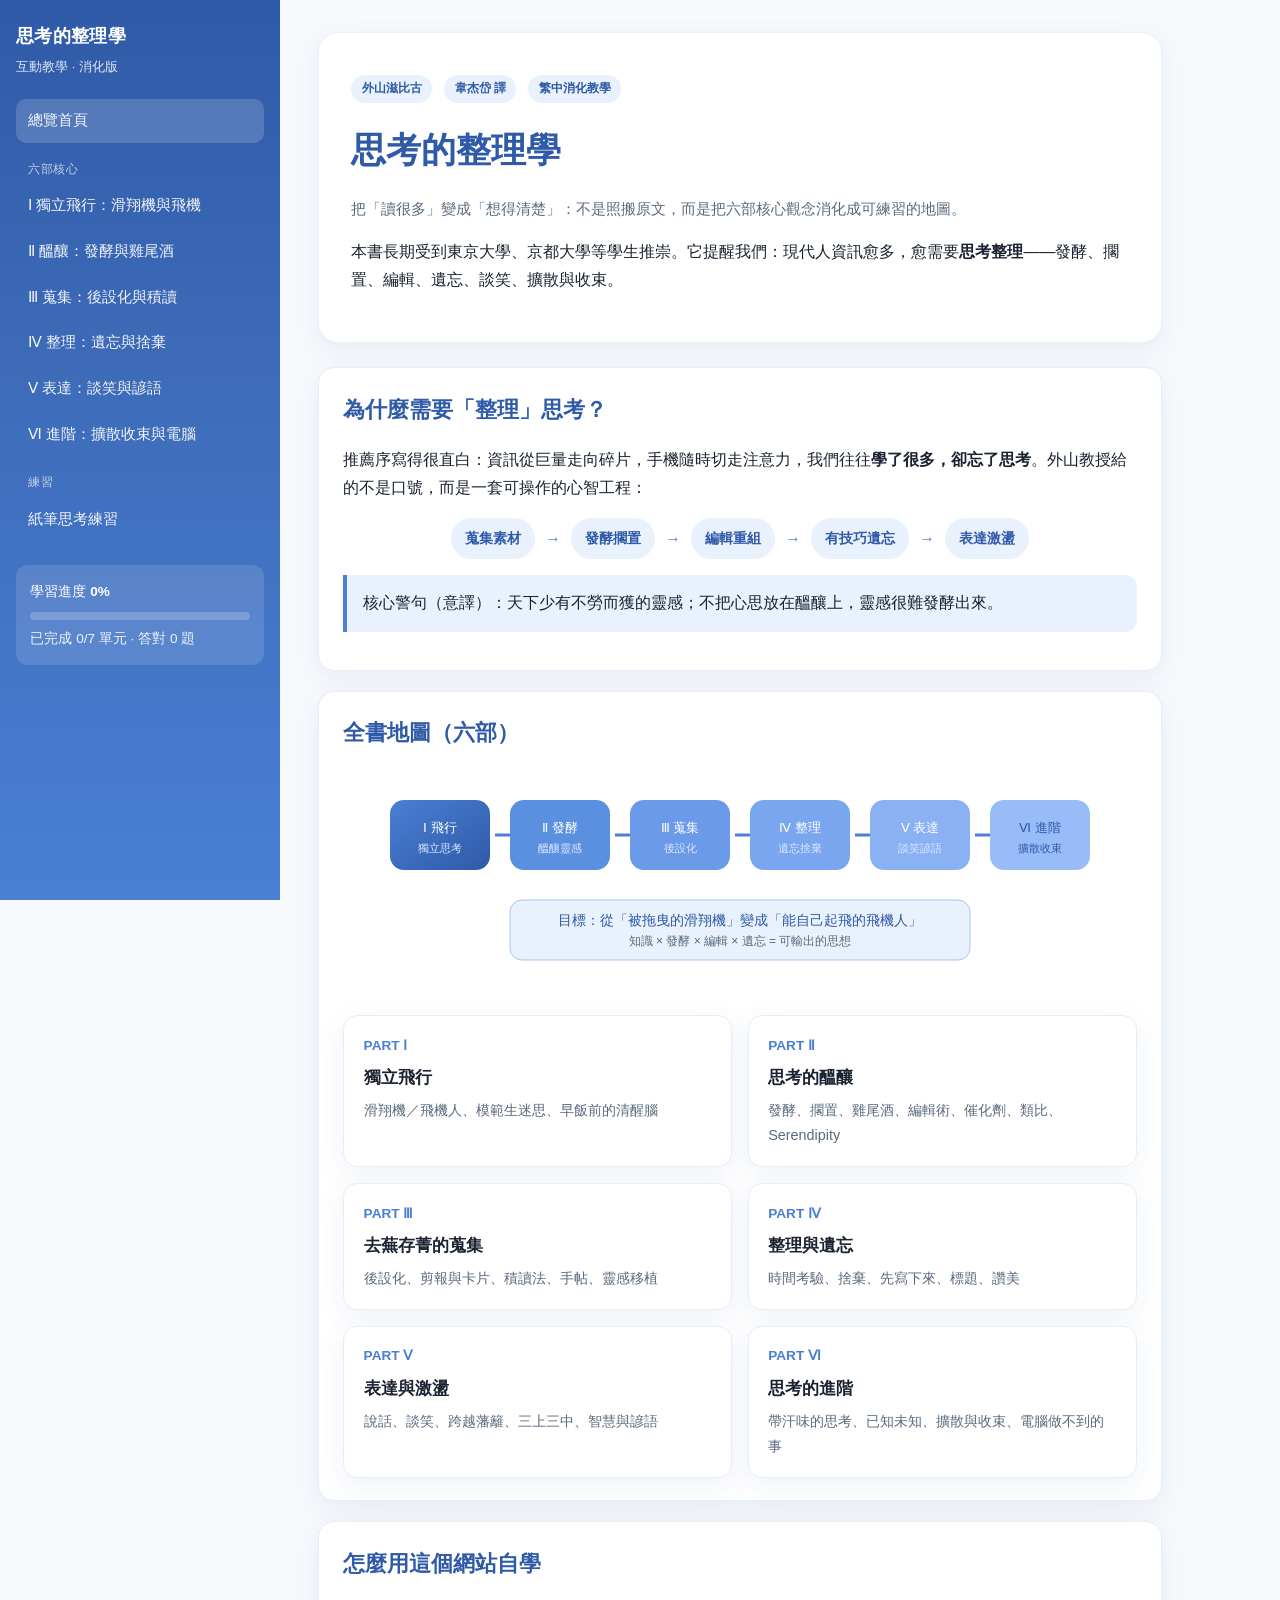
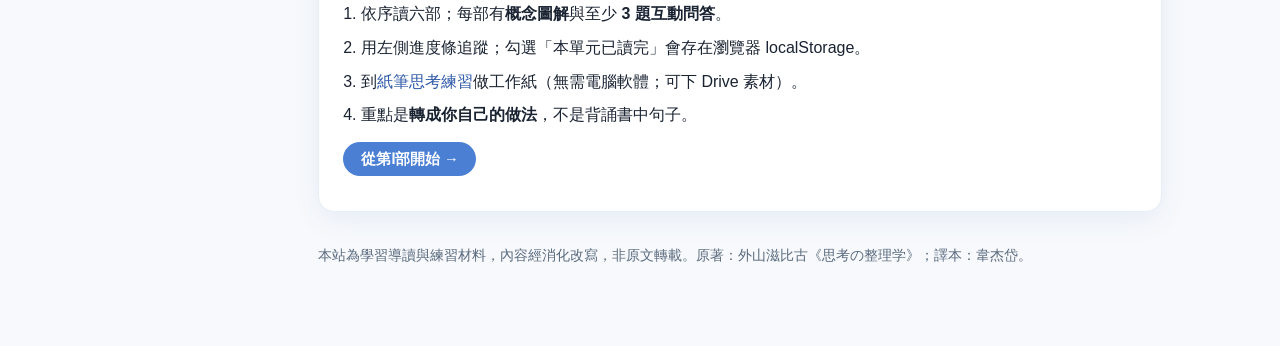
<file: index.html>
<!DOCTYPE html>
<html lang="zh-Hant">
<head>
<meta charset="UTF-8" />
<meta name="viewport" content="width=device-width, initial-scale=1" />
<title>思考的整理學 · 互動教學</title>
<link rel="stylesheet" href="css/style.css" />
</head>
<body data-page="home">
<button class="menu-toggle" type="button" aria-label="選單">選單</button>
<div class="layout">
  <aside class="sidebar" id="sidebar"></aside>
  <main class="main">
    <section class="hero">
      <div class="tag-row">
        <span class="badge">外山滋比古</span>
        <span class="badge">韋杰岱 譯</span>
        <span class="badge">繁中消化教學</span>
      </div>
      <h1>思考的整理學</h1>
      <p class="meta">把「讀很多」變成「想得清楚」：不是照搬原文，而是把六部核心觀念消化成可練習的地圖。</p>
      <p>本書長期受到東京大學、京都大學等學生推崇。它提醒我們：現代人資訊愈多，愈需要<strong>思考整理</strong>——發酵、擱置、編輯、遺忘、談笑、擴散與收束。</p>
    </section>

    <section class="card">
      <h2>為什麼需要「整理」思考？</h2>
      <p>推薦序寫得很直白：資訊從巨量走向碎片，手機隨時切走注意力，我們往往<strong>學了很多，卻忘了思考</strong>。外山教授給的不是口號，而是一套可操作的心智工程：</p>
      <div class="flow-step">
        <span class="step">蒐集素材</span><span class="arrow">→</span>
        <span class="step">發酵擱置</span><span class="arrow">→</span>
        <span class="step">編輯重組</span><span class="arrow">→</span>
        <span class="step">有技巧遺忘</span><span class="arrow">→</span>
        <span class="step">表達激盪</span>
      </div>
      <div class="callout">核心警句（意譯）：天下少有不勞而獲的靈感；不把心思放在醞釀上，靈感很難發酵出來。</div>
    </section>

    <section class="card">
      <h2>全書地圖（六部）</h2>
      <div class="svg-wrap" aria-hidden="true">
        <svg viewBox="0 0 720 220" width="720" height="220" role="img">
          <defs>
            <linearGradient id="g1" x1="0" y1="0" x2="1" y2="1">
              <stop offset="0%" stop-color="#4a7fd4"/><stop offset="100%" stop-color="#2f5aa8"/>
            </linearGradient>
          </defs>
          <rect x="10" y="30" width="100" height="70" rx="14" fill="url(#g1)"/>
          <text x="60" y="62" text-anchor="middle" fill="#fff" font-size="13" font-family="sans-serif">Ⅰ 飛行</text>
          <text x="60" y="82" text-anchor="middle" fill="#dce9ff" font-size="11" font-family="sans-serif">獨立思考</text>
          <path d="M115 65 H130" stroke="#4a7fd4" stroke-width="3"/>
          <rect x="130" y="30" width="100" height="70" rx="14" fill="#5b8fe0"/>
          <text x="180" y="62" text-anchor="middle" fill="#fff" font-size="13" font-family="sans-serif">Ⅱ 發酵</text>
          <text x="180" y="82" text-anchor="middle" fill="#dce9ff" font-size="11" font-family="sans-serif">醞釀靈感</text>
          <path d="M235 65 H250" stroke="#4a7fd4" stroke-width="3"/>
          <rect x="250" y="30" width="100" height="70" rx="14" fill="#6a9ae8"/>
          <text x="300" y="62" text-anchor="middle" fill="#fff" font-size="13" font-family="sans-serif">Ⅲ 蒐集</text>
          <text x="300" y="82" text-anchor="middle" fill="#dce9ff" font-size="11" font-family="sans-serif">後設化</text>
          <path d="M355 65 H370" stroke="#4a7fd4" stroke-width="3"/>
          <rect x="370" y="30" width="100" height="70" rx="14" fill="#7aa6ef"/>
          <text x="420" y="62" text-anchor="middle" fill="#fff" font-size="13" font-family="sans-serif">Ⅳ 整理</text>
          <text x="420" y="82" text-anchor="middle" fill="#dce9ff" font-size="11" font-family="sans-serif">遺忘捨棄</text>
          <path d="M475 65 H490" stroke="#4a7fd4" stroke-width="3"/>
          <rect x="490" y="30" width="100" height="70" rx="14" fill="#89b1f4"/>
          <text x="540" y="62" text-anchor="middle" fill="#fff" font-size="13" font-family="sans-serif">Ⅴ 表達</text>
          <text x="540" y="82" text-anchor="middle" fill="#dce9ff" font-size="11" font-family="sans-serif">談笑諺語</text>
          <path d="M595 65 H610" stroke="#4a7fd4" stroke-width="3"/>
          <rect x="610" y="30" width="100" height="70" rx="14" fill="#98bcf8"/>
          <text x="660" y="62" text-anchor="middle" fill="#2f5aa8" font-size="13" font-family="sans-serif">Ⅵ 進階</text>
          <text x="660" y="82" text-anchor="middle" fill="#2f5aa8" font-size="11" font-family="sans-serif">擴散收束</text>
          <rect x="130" y="130" width="460" height="60" rx="12" fill="#e8f1fc" stroke="#a8c6ef"/>
          <text x="360" y="155" text-anchor="middle" fill="#2f5aa8" font-size="14" font-family="sans-serif">目標：從「被拖曳的滑翔機」變成「能自己起飛的飛機人」</text>
          <text x="360" y="175" text-anchor="middle" fill="#5a6a7e" font-size="12" font-family="sans-serif">知識 × 發酵 × 編輯 × 遺忘 = 可輸出的思想</text>
        </svg>
      </div>
      <div class="grid-2 toc-cards" style="margin-top:1rem">
        <a href="parts/p1.html"><div class="num">PART Ⅰ</div><h3>獨立飛行</h3><p>滑翔機／飛機人、模範生迷思、早飯前的清醒腦</p></a>
        <a href="parts/p2.html"><div class="num">PART Ⅱ</div><h3>思考的醞釀</h3><p>發酵、擱置、雞尾酒、編輯術、催化劑、類比、Serendipity</p></a>
        <a href="parts/p3.html"><div class="num">PART Ⅲ</div><h3>去蕪存菁的蒐集</h3><p>後設化、剪報與卡片、積讀法、手帖、靈感移植</p></a>
        <a href="parts/p4.html"><div class="num">PART Ⅳ</div><h3>整理與遺忘</h3><p>時間考驗、捨棄、先寫下來、標題、讚美</p></a>
        <a href="parts/p5.html"><div class="num">PART Ⅴ</div><h3>表達與激盪</h3><p>說話、談笑、跨越藩籬、三上三中、智慧與諺語</p></a>
        <a href="parts/p6.html"><div class="num">PART Ⅵ</div><h3>思考的進階</h3><p>帶汗味的思考、已知未知、擴散與收束、電腦做不到的事</p></a>
      </div>
    </section>

    <section class="card">
      <h2>怎麼用這個網站自學</h2>
      <ol class="concept-list">
        <li>依序讀六部；每部有<strong>概念圖解</strong>與至少 <strong>3 題互動問答</strong>。</li>
        <li>用左側進度條追蹤；勾選「本單元已讀完」會存在瀏覽器 localStorage。</li>
        <li>到<a href="parts/practice.html">紙筆思考練習</a>做工作紙（無需電腦軟體；可下 Drive 素材）。</li>
        <li>重點是<strong>轉成你自己的做法</strong>，不是背誦書中句子。</li>
      </ol>
      <p style="margin-top:1rem"><a class="btn" href="parts/p1.html">從第Ⅰ部開始 →</a></p>
    </section>

    <p class="footer-note">本站為學習導讀與練習材料，內容經消化改寫，非原文轉載。原著：外山滋比古《思考の整理学》；譯本：韋杰岱。</p>
  </main>
</div>
<script src="js/app.js"></script>
</body>
</html>
</file>
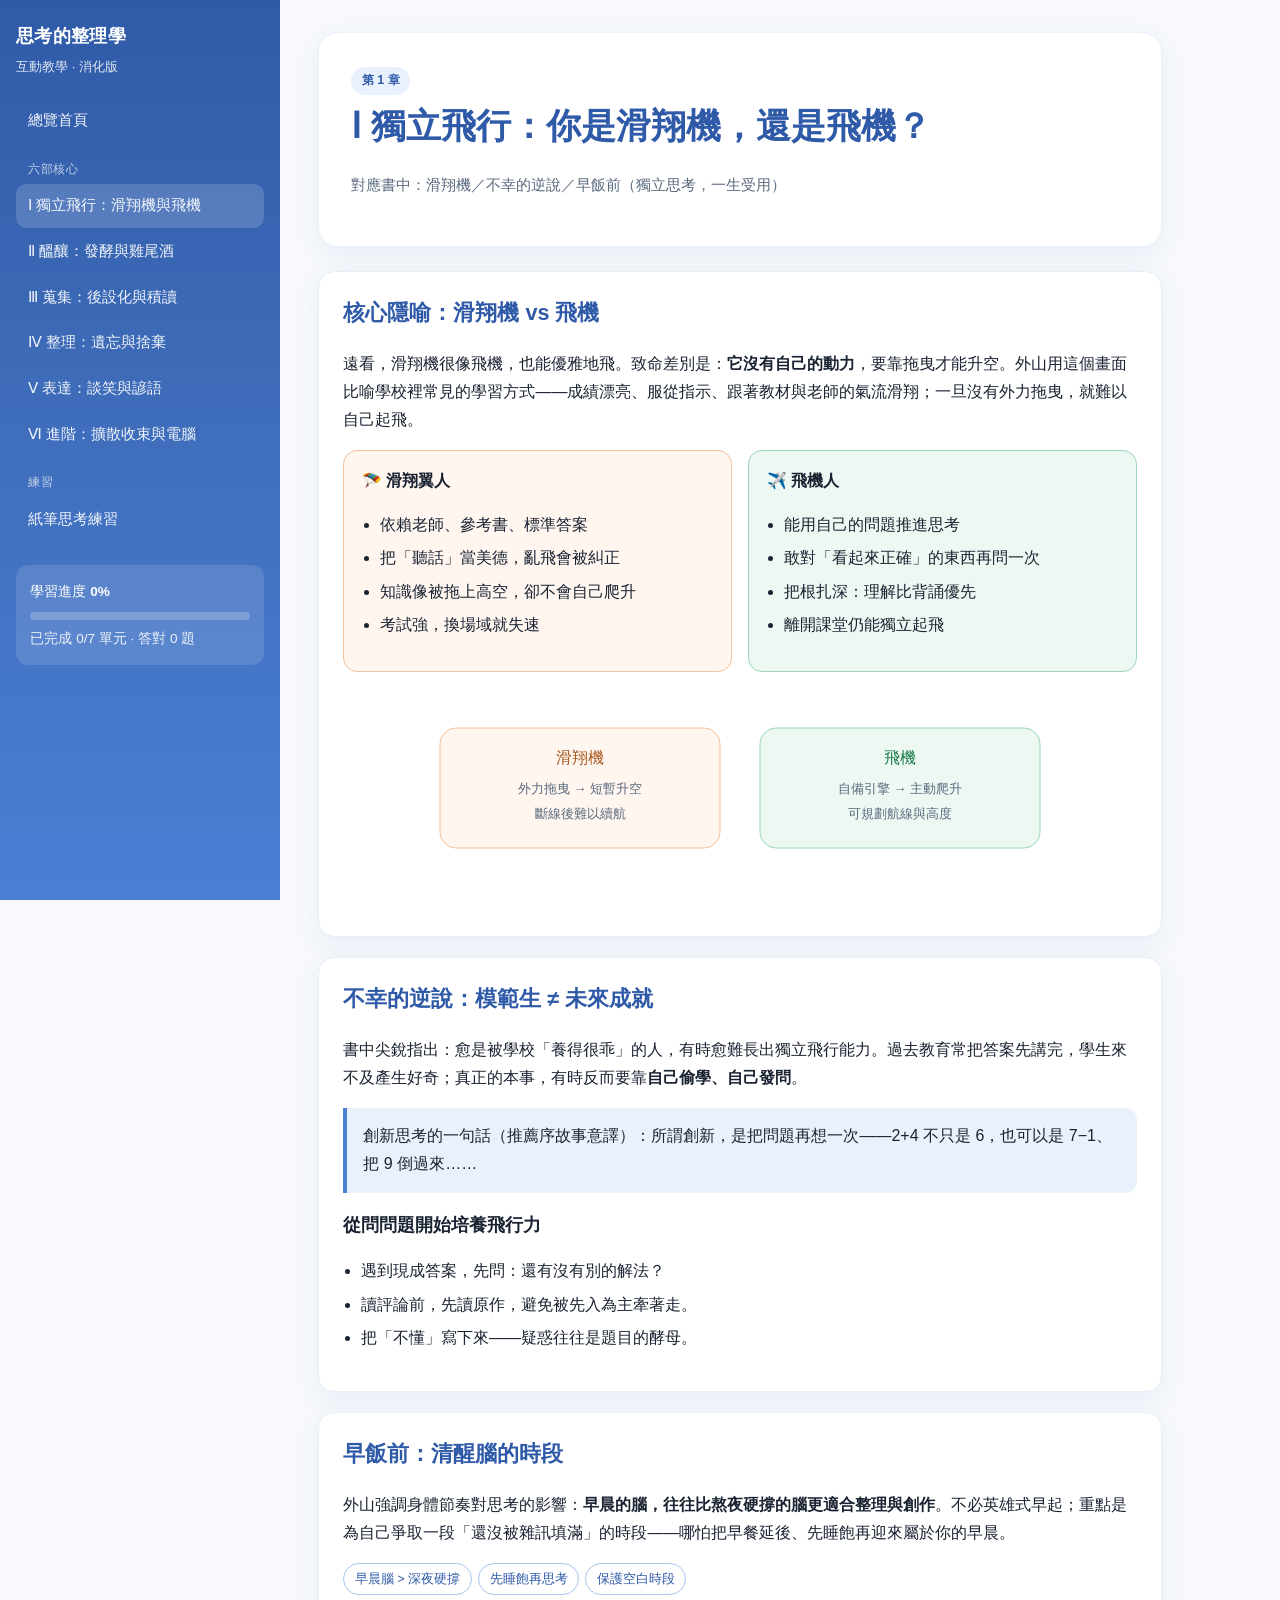
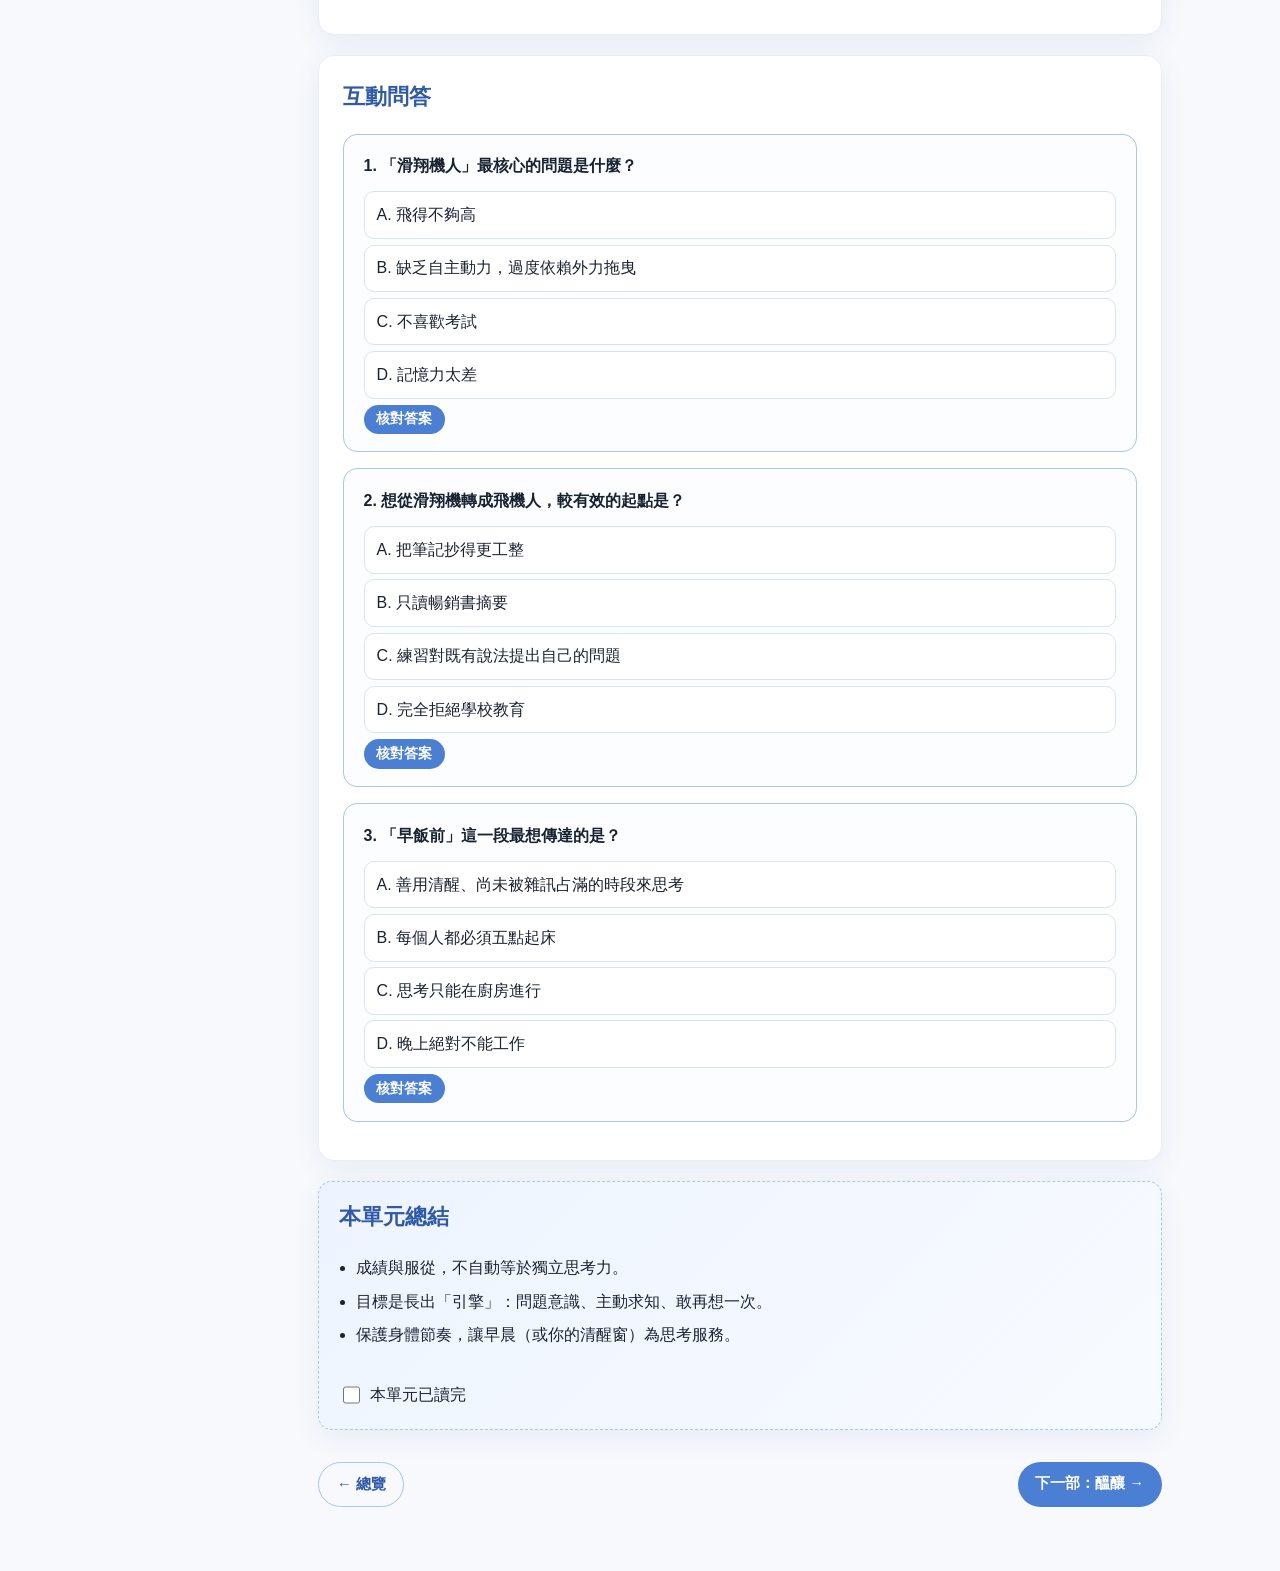
<file: parts/p1.html>
<!DOCTYPE html>
<html lang="zh-Hant">
<head>
<meta charset="UTF-8" />
<meta name="viewport" content="width=device-width, initial-scale=1" />
<title>Ⅰ 獨立飛行 · 思考的整理學</title>
<link rel="stylesheet" href="../css/style.css" />
</head>
<body data-page="p1">
<button class="menu-toggle" type="button">選單</button>
<div class="layout">
<aside class="sidebar" id="sidebar"></aside>
<main class="main">
  <section class="hero">
    <span class="badge">第 1 章</span>
    <h1>Ⅰ 獨立飛行：你是滑翔機，還是飛機？</h1>
    <p class="meta">對應書中：滑翔機／不幸的逆說／早飯前（獨立思考，一生受用）</p>
  </section>

  <section class="card">
    <h2>核心隱喻：滑翔機 vs 飛機</h2>
    <p>遠看，滑翔機很像飛機，也能優雅地飛。致命差別是：<strong>它沒有自己的動力</strong>，要靠拖曳才能升空。外山用這個畫面比喻學校裡常見的學習方式——成績漂亮、服從指示、跟著教材與老師的氣流滑翔；一旦沒有外力拖曳，就難以自己起飛。</p>
    <div class="compare">
      <div class="col glider">
        <h4>🪂 滑翔翼人</h4>
        <ul class="concept-list">
          <li>依賴老師、參考書、標準答案</li>
          <li>把「聽話」當美德，亂飛會被糾正</li>
          <li>知識像被拖上高空，卻不會自己爬升</li>
          <li>考試強，換場域就失速</li>
        </ul>
      </div>
      <div class="col plane">
        <h4>✈️ 飛機人</h4>
        <ul class="concept-list">
          <li>能用自己的問題推進思考</li>
          <li>敢對「看起來正確」的東西再問一次</li>
          <li>把根扎深：理解比背誦優先</li>
          <li>離開課堂仍能獨立起飛</li>
        </ul>
      </div>
    </div>
    <div class="svg-wrap">
      <svg viewBox="0 0 640 200" width="640" role="img" aria-label="滑翔機與飛機對照圖">
        <rect x="20" y="40" width="280" height="120" rx="16" fill="#fff6f0" stroke="#f0c2a0"/>
        <text x="160" y="75" text-anchor="middle" font-size="16" fill="#a85a20" font-family="sans-serif">滑翔機</text>
        <text x="160" y="105" text-anchor="middle" font-size="13" fill="#5a6a7e" font-family="sans-serif">外力拖曳 → 短暫升空</text>
        <text x="160" y="130" text-anchor="middle" font-size="13" fill="#5a6a7e" font-family="sans-serif">斷線後難以續航</text>
        <rect x="340" y="40" width="280" height="120" rx="16" fill="#eef8f3" stroke="#9ed4b8"/>
        <text x="480" y="75" text-anchor="middle" font-size="16" fill="#1a7a4a" font-family="sans-serif">飛機</text>
        <text x="480" y="105" text-anchor="middle" font-size="13" fill="#5a6a7e" font-family="sans-serif">自備引擎 → 主動爬升</text>
        <text x="480" y="130" text-anchor="middle" font-size="13" fill="#5a6a7e" font-family="sans-serif">可規劃航線與高度</text>
      </svg>
    </div>
  </section>

  <section class="card">
    <h2>不幸的逆說：模範生 ≠ 未來成就</h2>
    <p>書中尖銳指出：愈是被學校「養得很乖」的人，有時愈難長出獨立飛行能力。過去教育常把答案先講完，學生來不及產生好奇；真正的本事，有時反而要靠<strong>自己偷學、自己發問</strong>。</p>
    <div class="callout">創新思考的一句話（推薦序故事意譯）：所謂創新，是把問題再想一次——2+4 不只是 6，也可以是 7−1、把 9 倒過來……</div>
    <h3>從問問題開始培養飛行力</h3>
    <ul class="concept-list">
      <li>遇到現成答案，先問：還有沒有別的解法？</li>
      <li>讀評論前，先讀原作，避免被先入為主牽著走。</li>
      <li>把「不懂」寫下來——疑惑往往是題目的酵母。</li>
    </ul>
  </section>

  <section class="card">
    <h2>早飯前：清醒腦的時段</h2>
    <p>外山強調身體節奏對思考的影響：<strong>早晨的腦，往往比熬夜硬撐的腦更適合整理與創作</strong>。不必英雄式早起；重點是為自己爭取一段「還沒被雜訊填滿」的時段——哪怕把早餐延後、先睡飽再迎來屬於你的早晨。</p>
    <div class="tag-row">
      <span class="chip">早晨腦 > 深夜硬撐</span>
      <span class="chip">先睡飽再思考</span>
      <span class="chip">保護空白時段</span>
    </div>
  </section>

  <section class="card">
    <h2>互動問答</h2>
    <div class="quiz" data-qid="p1q1" data-answer="b"
      data-ok-hint="對。滑翔機的問題不在外形，而在沒有自主動力。"
      data-bad-hint="回想隱喻：關鍵是『能不能靠自己的動力起飛』。">
      <div class="q">1. 「滑翔機人」最核心的問題是什麼？</div>
      <label data-opt="a">A. 飛得不夠高</label>
      <label data-opt="b">B. 缺乏自主動力，過度依賴外力拖曳</label>
      <label data-opt="c">C. 不喜歡考試</label>
      <label data-opt="d">D. 記憶力太差</label>
      <button class="btn sm check-btn" type="button">核對答案</button>
      <div class="feedback"></div>
    </div>
    <div class="quiz" data-qid="p1q2" data-answer="c"
      data-ok-hint="對。發問是把思考引擎點火的起手式。"
      data-bad-hint="書中強調：培養飛行能力，從問問題開始。">
      <div class="q">2. 想從滑翔機轉成飛機人，較有效的起點是？</div>
      <label data-opt="a">A. 把筆記抄得更工整</label>
      <label data-opt="b">B. 只讀暢銷書摘要</label>
      <label data-opt="c">C. 練習對既有說法提出自己的問題</label>
      <label data-opt="d">D. 完全拒絕學校教育</label>
      <button class="btn sm check-btn" type="button">核對答案</button>
      <div class="feedback"></div>
    </div>
    <div class="quiz" data-qid="p1q3" data-answer="a"
      data-ok-hint="對。重點是保護一段清醒、低雜訊的思考時段。"
      data-bad-hint="外山談的是身體節奏與早晨腦的優勢，不是硬性早起競賽。">
      <div class="q">3. 「早飯前」這一段最想傳達的是？</div>
      <label data-opt="a">A. 善用清醒、尚未被雜訊占滿的時段來思考</label>
      <label data-opt="b">B. 每個人都必須五點起床</label>
      <label data-opt="c">C. 思考只能在廚房進行</label>
      <label data-opt="d">D. 晚上絕對不能工作</label>
      <button class="btn sm check-btn" type="button">核對答案</button>
      <div class="feedback"></div>
    </div>
  </section>

  <section class="card summary">
    <h2>本單元總結</h2>
    <ul class="concept-list">
      <li>成績與服從，不自動等於獨立思考力。</li>
      <li>目標是長出「引擎」：問題意識、主動求知、敢再想一次。</li>
      <li>保護身體節奏，讓早晨（或你的清醒窗）為思考服務。</li>
    </ul>
    <label class="mark-done"><input type="checkbox" id="mark-done" class="done-check" /> 本單元已讀完</label>
  </section>

  <div class="nav-bottom">
    <a class="btn ghost" href="../index.html">← 總覽</a>
    <a class="btn" href="p2.html">下一部：醞釀 →</a>
  </div>
</main>
</div>
<script src="../js/app.js"></script>
</body>
</html>
</file>
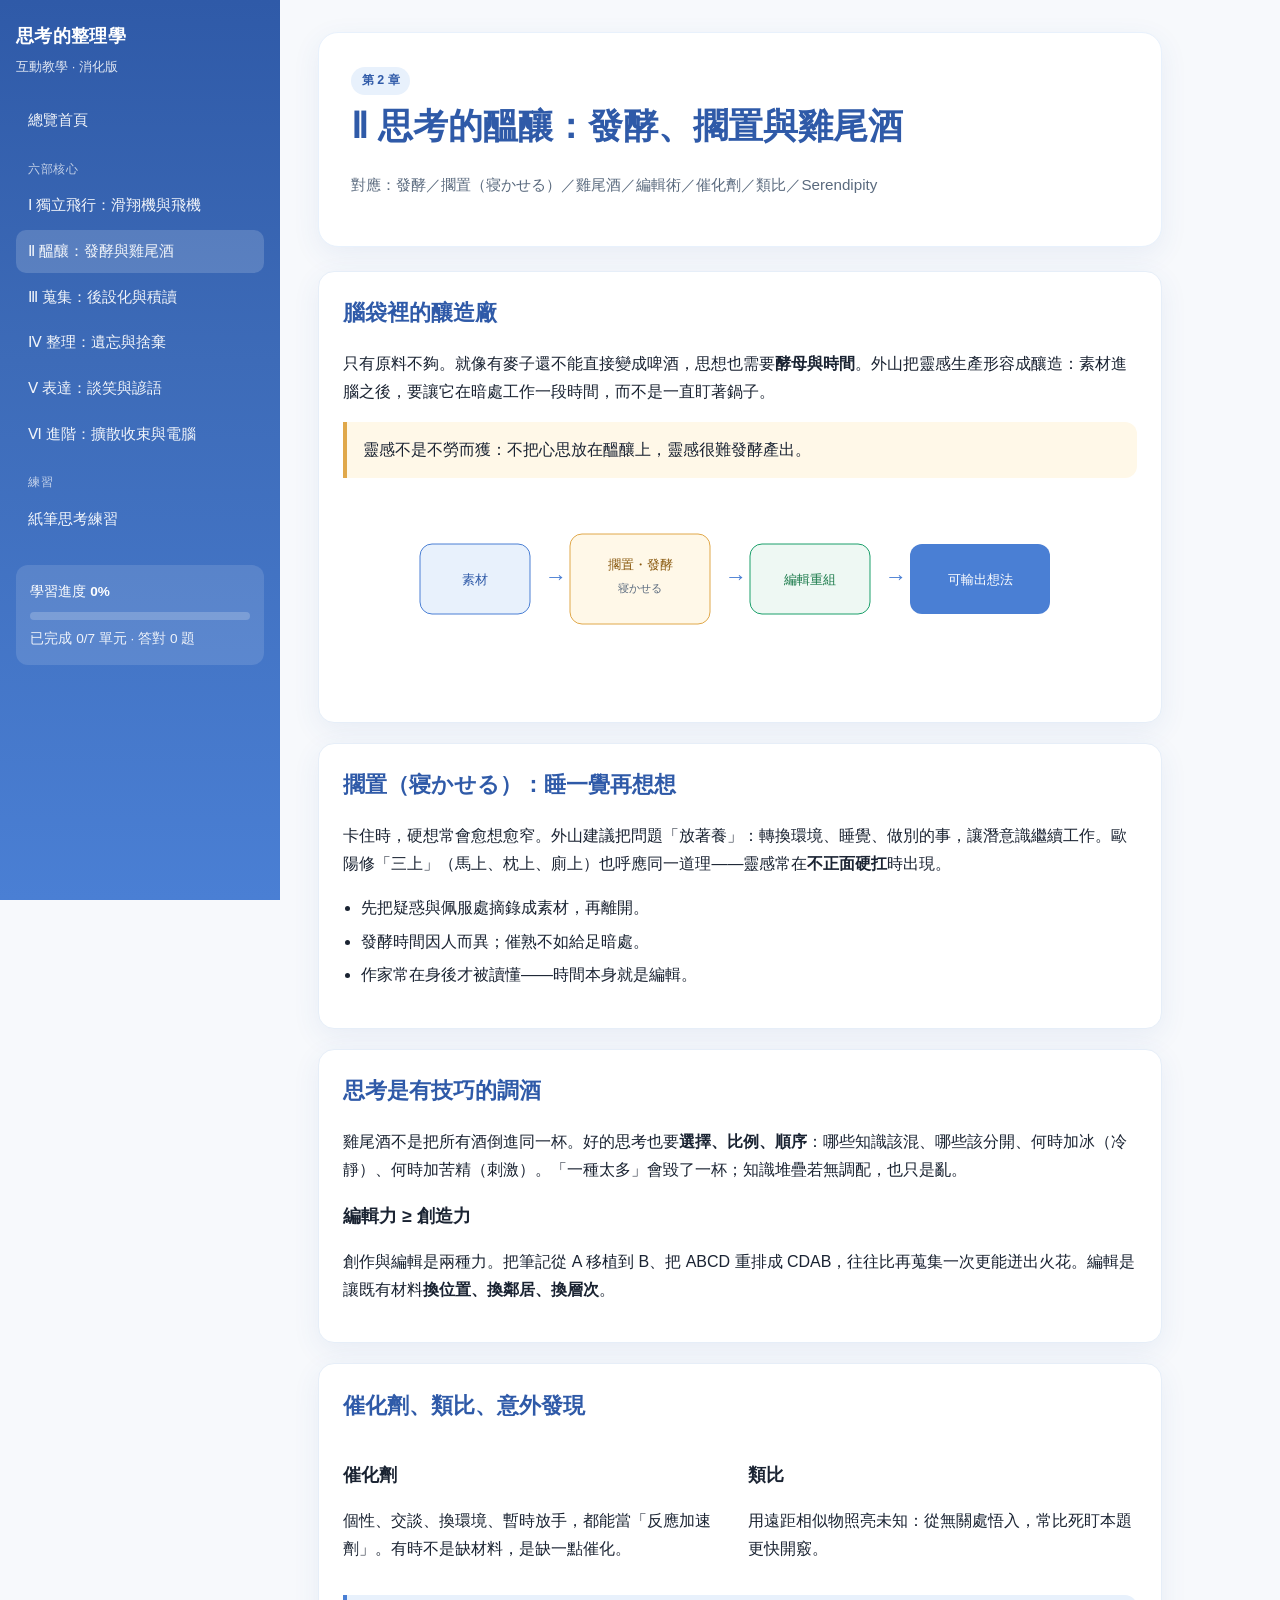
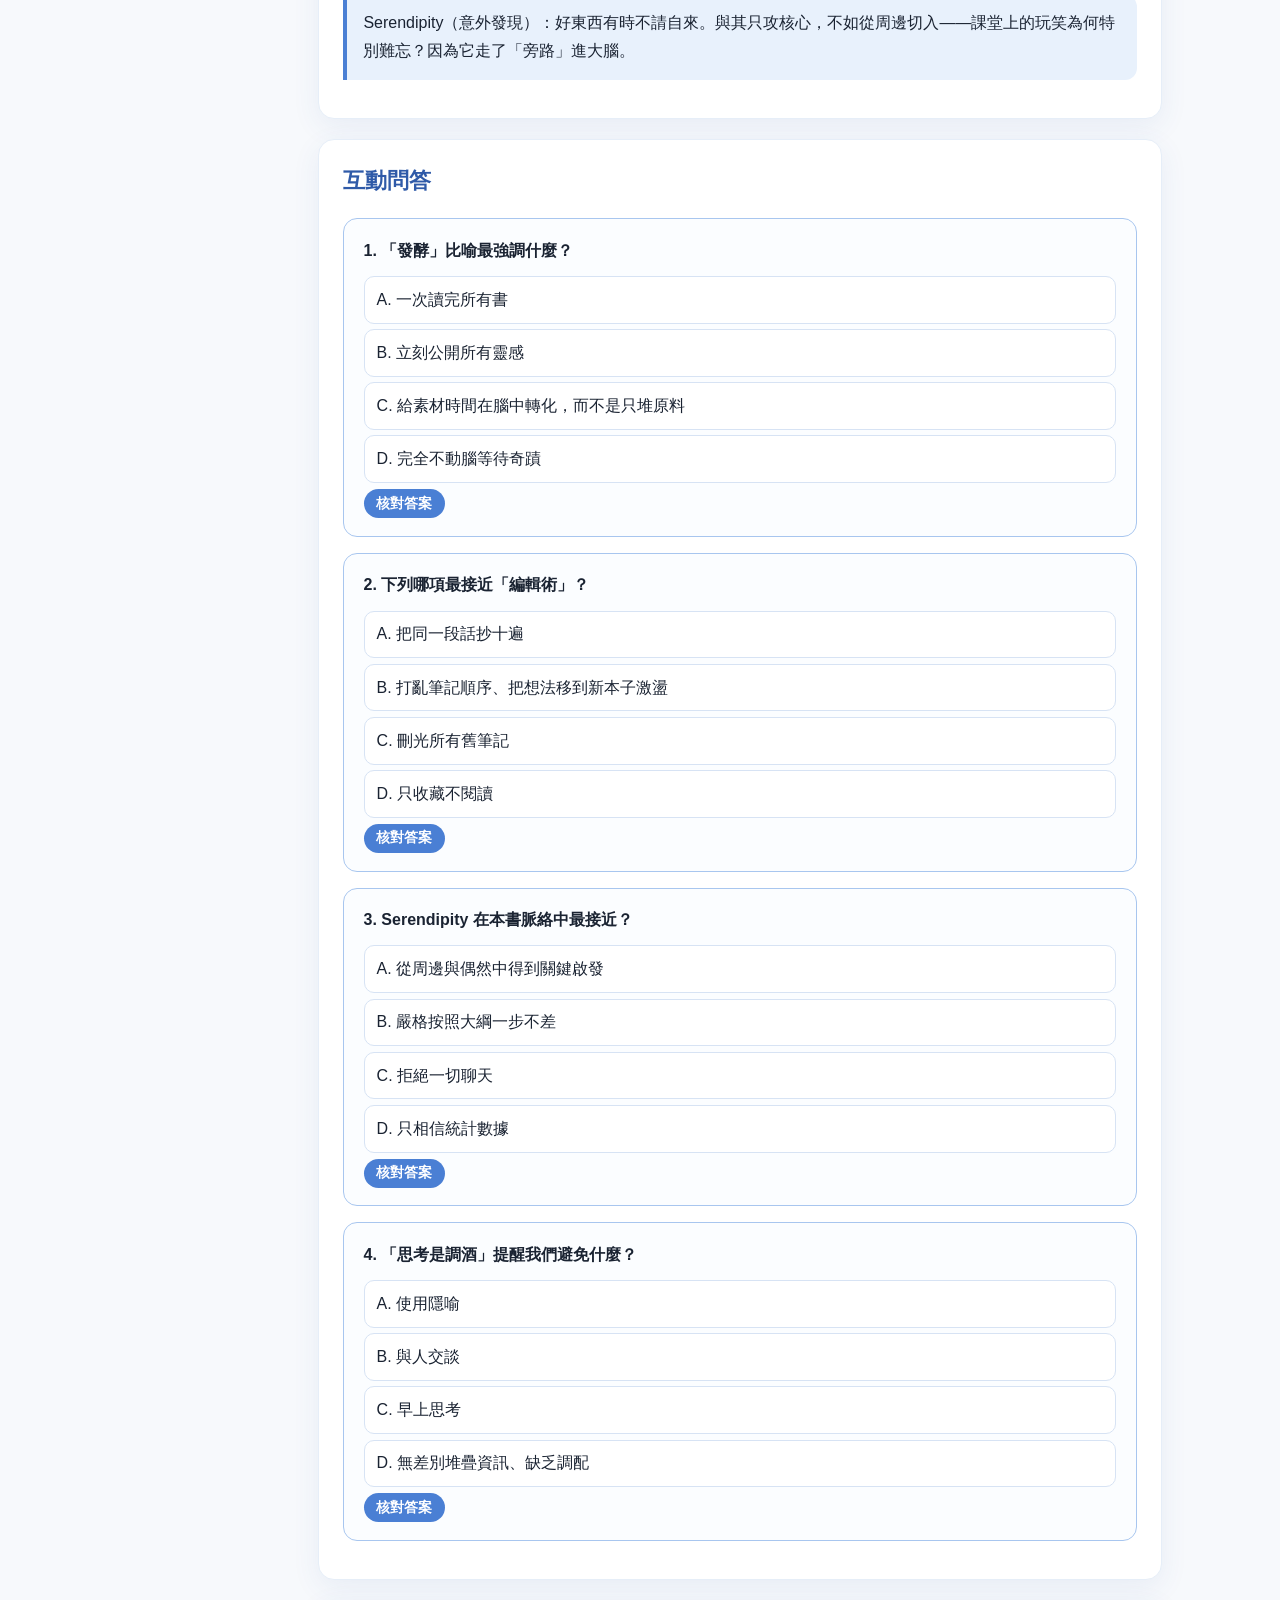
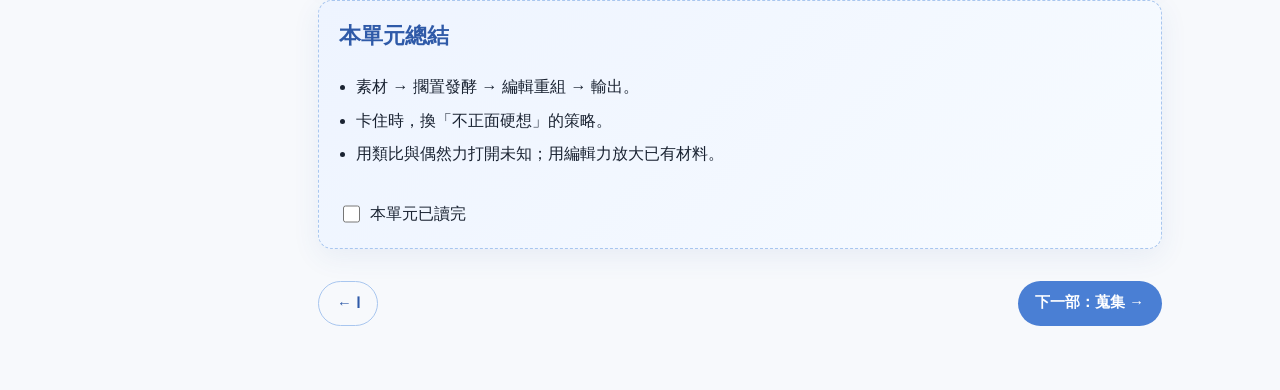
<file: parts/p2.html>
<!DOCTYPE html>
<html lang="zh-Hant">
<head>
<meta charset="UTF-8" />
<meta name="viewport" content="width=device-width, initial-scale=1" />
<title>Ⅱ 醞釀 · 思考的整理學</title>
<link rel="stylesheet" href="../css/style.css" />
</head>
<body data-page="p2">
<button class="menu-toggle" type="button">選單</button>
<div class="layout">
<aside class="sidebar" id="sidebar"></aside>
<main class="main">
  <section class="hero">
    <span class="badge">第 2 章</span>
    <h1>Ⅱ 思考的醞釀：發酵、擱置與雞尾酒</h1>
    <p class="meta">對應：發酵／擱置（寝かせる）／雞尾酒／編輯術／催化劑／類比／Serendipity</p>
  </section>

  <section class="card">
    <h2>腦袋裡的釀造廠</h2>
    <p>只有原料不夠。就像有麥子還不能直接變成啤酒，思想也需要<strong>酵母與時間</strong>。外山把靈感生產形容成釀造：素材進腦之後，要讓它在暗處工作一段時間，而不是一直盯著鍋子。</p>
    <div class="callout ferment">靈感不是不勞而獲：不把心思放在醞釀上，靈感很難發酵產出。</div>
    <div class="svg-wrap">
      <svg viewBox="0 0 680 180" width="680" role="img">
        <rect x="20" y="50" width="110" height="70" rx="12" fill="#e8f1fc" stroke="#4a7fd4"/>
        <text x="75" y="90" text-anchor="middle" font-size="13" fill="#2f5aa8" font-family="sans-serif">素材</text>
        <text x="145" y="90" font-size="22" fill="#4a7fd4" font-family="sans-serif">→</text>
        <rect x="170" y="40" width="140" height="90" rx="12" fill="#fff8e8" stroke="#e0a84a"/>
        <text x="240" y="75" text-anchor="middle" font-size="13" fill="#8a5a10" font-family="sans-serif">擱置・發酵</text>
        <text x="240" y="98" text-anchor="middle" font-size="11" fill="#5a6a7e" font-family="sans-serif">寝かせる</text>
        <text x="325" y="90" font-size="22" fill="#4a7fd4" font-family="sans-serif">→</text>
        <rect x="350" y="50" width="120" height="70" rx="12" fill="#eef8f3" stroke="#1a9f6a"/>
        <text x="410" y="90" text-anchor="middle" font-size="13" fill="#1a7a4a" font-family="sans-serif">編輯重組</text>
        <text x="485" y="90" font-size="22" fill="#4a7fd4" font-family="sans-serif">→</text>
        <rect x="510" y="50" width="140" height="70" rx="12" fill="#4a7fd4"/>
        <text x="580" y="90" text-anchor="middle" font-size="13" fill="#fff" font-family="sans-serif">可輸出想法</text>
      </svg>
    </div>
  </section>

  <section class="card">
    <h2>擱置（寝かせる）：睡一覺再想想</h2>
    <p>卡住時，硬想常會愈想愈窄。外山建議把問題「放著養」：轉換環境、睡覺、做別的事，讓潛意識繼續工作。歐陽修「三上」（馬上、枕上、廁上）也呼應同一道理——靈感常在<strong>不正面硬扛</strong>時出現。</p>
    <ul class="concept-list">
      <li>先把疑惑與佩服處摘錄成素材，再離開。</li>
      <li>發酵時間因人而異；催熟不如給足暗處。</li>
      <li>作家常在身後才被讀懂——時間本身就是編輯。</li>
    </ul>
  </section>

  <section class="card">
    <h2>思考是有技巧的調酒</h2>
    <p>雞尾酒不是把所有酒倒進同一杯。好的思考也要<strong>選擇、比例、順序</strong>：哪些知識該混、哪些該分開、何時加冰（冷靜）、何時加苦精（刺激）。「一種太多」會毀了一杯；知識堆疊若無調配，也只是亂。</p>
    <h3>編輯力 ≥ 創造力</h3>
    <p>創作與編輯是兩種力。把筆記從 A 移植到 B、把 ABCD 重排成 CDAB，往往比再蒐集一次更能迸出火花。編輯是讓既有材料<strong>換位置、換鄰居、換層次</strong>。</p>
  </section>

  <section class="card">
    <h2>催化劑、類比、意外發現</h2>
    <div class="grid-2">
      <div>
        <h3>催化劑</h3>
        <p>個性、交談、換環境、暫時放手，都能當「反應加速劑」。有時不是缺材料，是缺一點催化。</p>
      </div>
      <div>
        <h3>類比</h3>
        <p>用遠距相似物照亮未知：從無關處悟入，常比死盯本題更快開竅。</p>
      </div>
    </div>
    <div class="callout">Serendipity（意外發現）：好東西有時不請自來。與其只攻核心，不如從周邊切入——課堂上的玩笑為何特別難忘？因為它走了「旁路」進大腦。</div>
  </section>

  <section class="card">
    <h2>互動問答</h2>
    <div class="quiz" data-qid="p2q1" data-answer="c"
      data-ok-hint="對。発酵需要時間與暗處工作，不是一直盯著。"
      data-bad-hint="想想釀酒：原料進了還要酵母與時間。">
      <div class="q">1. 「發酵」比喻最強調什麼？</div>
      <label data-opt="a">A. 一次讀完所有書</label>
      <label data-opt="b">B. 立刻公開所有靈感</label>
      <label data-opt="c">C. 給素材時間在腦中轉化，而不是只堆原料</label>
      <label data-opt="d">D. 完全不動腦等待奇蹟</label>
      <button class="btn sm check-btn" type="button">核對答案</button>
      <div class="feedback"></div>
    </div>
    <div class="quiz" data-qid="p2q2" data-answer="b"
      data-ok-hint="對。重排、移植、改順序，是典型的思考編輯。"
      data-bad-hint="編輯力指的是重組既有材料，而不只是再蒐集。">
      <div class="q">2. 下列哪項最接近「編輯術」？</div>
      <label data-opt="a">A. 把同一段話抄十遍</label>
      <label data-opt="b">B. 打亂筆記順序、把想法移到新本子激盪</label>
      <label data-opt="c">C. 刪光所有舊筆記</label>
      <label data-opt="d">D. 只收藏不閱讀</label>
      <button class="btn sm check-btn" type="button">核對答案</button>
      <div class="feedback"></div>
    </div>
    <div class="quiz" data-qid="p2q3" data-answer="a"
      data-ok-hint="對。Serendipity 強調意外與旁路切入的價值。"
      data-bad-hint="關鍵字是『偶然／意外發現』，不是死記硬背。">
      <div class="q">3. Serendipity 在本書脈絡中最接近？</div>
      <label data-opt="a">A. 從周邊與偶然中得到關鍵啟發</label>
      <label data-opt="b">B. 嚴格按照大綱一步不差</label>
      <label data-opt="c">C. 拒絕一切聊天</label>
      <label data-opt="d">D. 只相信統計數據</label>
      <button class="btn sm check-btn" type="button">核對答案</button>
      <div class="feedback"></div>
    </div>
    <div class="quiz" data-qid="p2q4" data-answer="d"
      data-ok-hint="對。調酒強調選擇與比例，不是全部混在一起。"
      data-bad-hint="雞尾酒隱喻反對『全部倒進同一杯』。">
      <div class="q">4. 「思考是調酒」提醒我們避免什麼？</div>
      <label data-opt="a">A. 使用隱喻</label>
      <label data-opt="b">B. 與人交談</label>
      <label data-opt="c">C. 早上思考</label>
      <label data-opt="d">D. 無差別堆疊資訊、缺乏調配</label>
      <button class="btn sm check-btn" type="button">核對答案</button>
      <div class="feedback"></div>
    </div>
  </section>

  <section class="card summary">
    <h2>本單元總結</h2>
    <ul class="concept-list">
      <li>素材 → 擱置發酵 → 編輯重組 → 輸出。</li>
      <li>卡住時，換「不正面硬想」的策略。</li>
      <li>用類比與偶然力打開未知；用編輯力放大已有材料。</li>
    </ul>
    <label class="mark-done"><input type="checkbox" id="mark-done" class="done-check" /> 本單元已讀完</label>
  </section>
  <div class="nav-bottom">
    <a class="btn ghost" href="p1.html">← Ⅰ</a>
    <a class="btn" href="p3.html">下一部：蒐集 →</a>
  </div>
</main>
</div>
<script src="../js/app.js"></script>
</body>
</html>
</file>
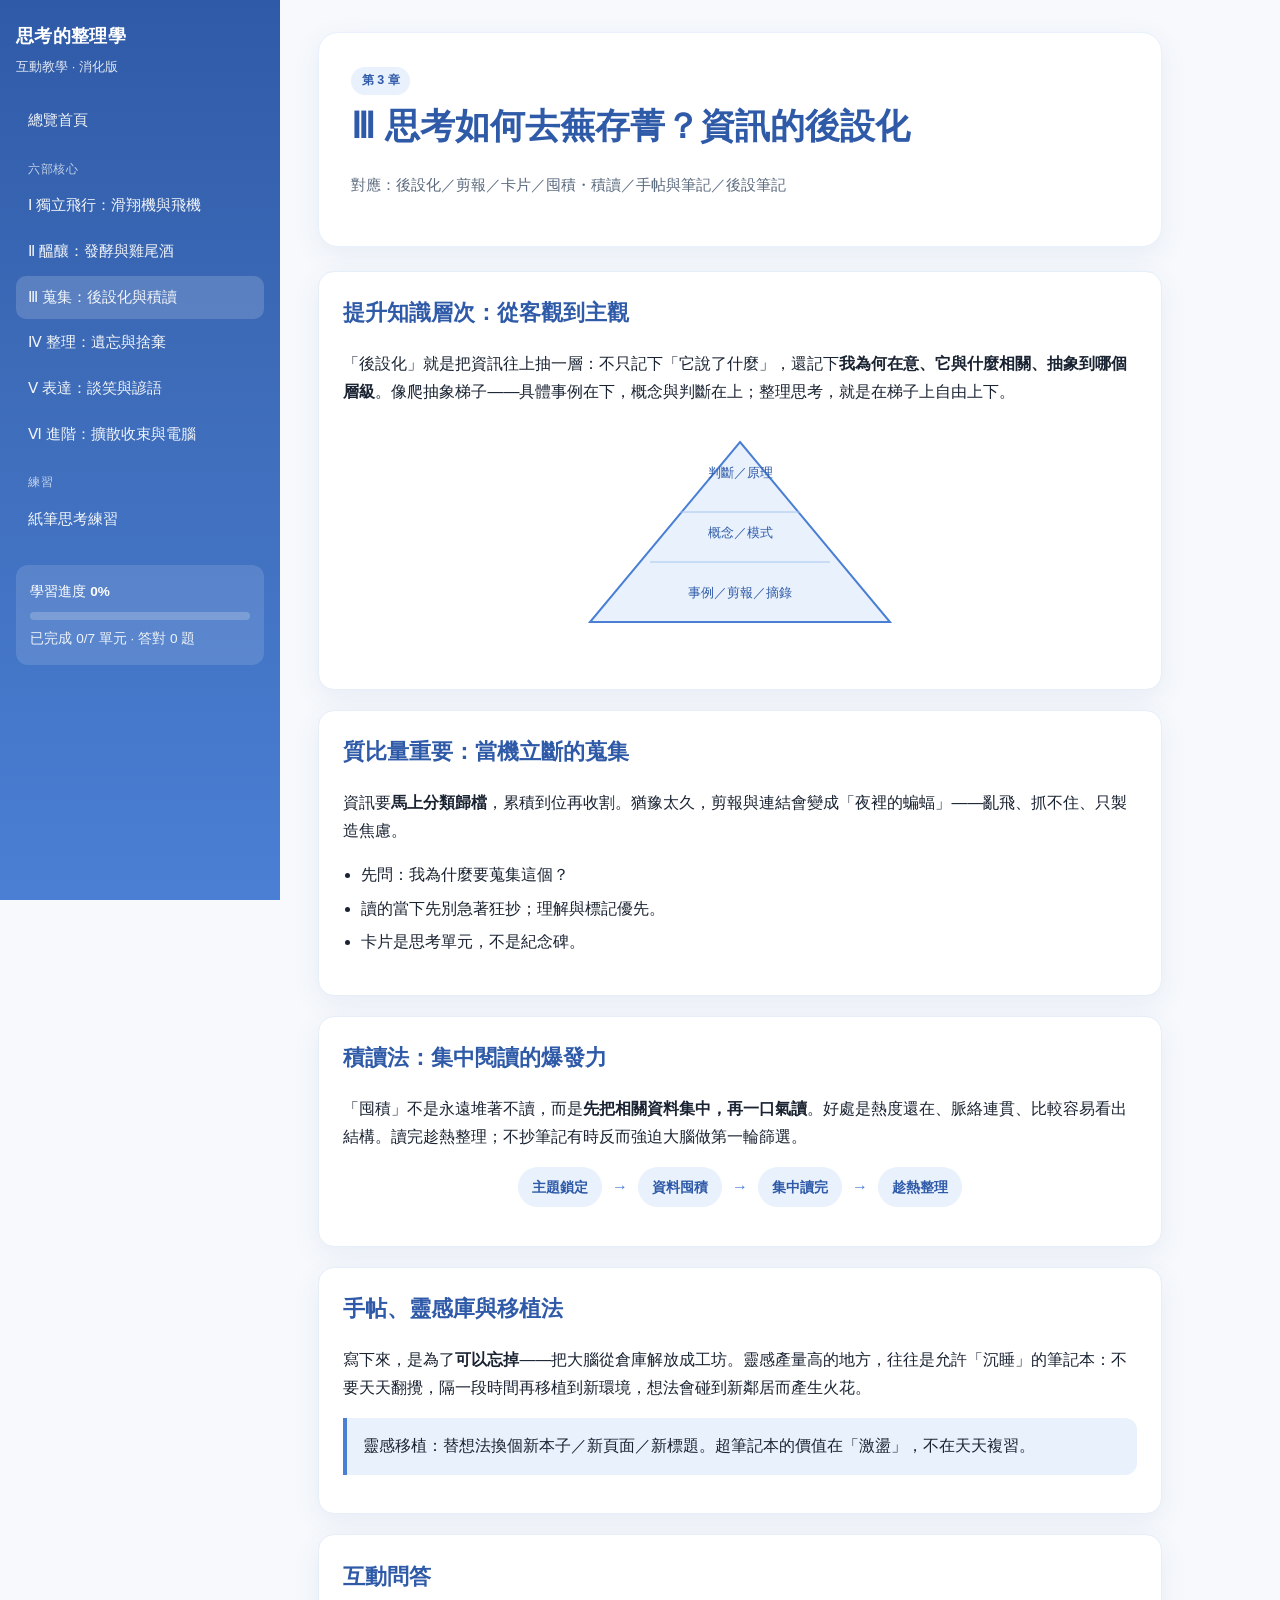
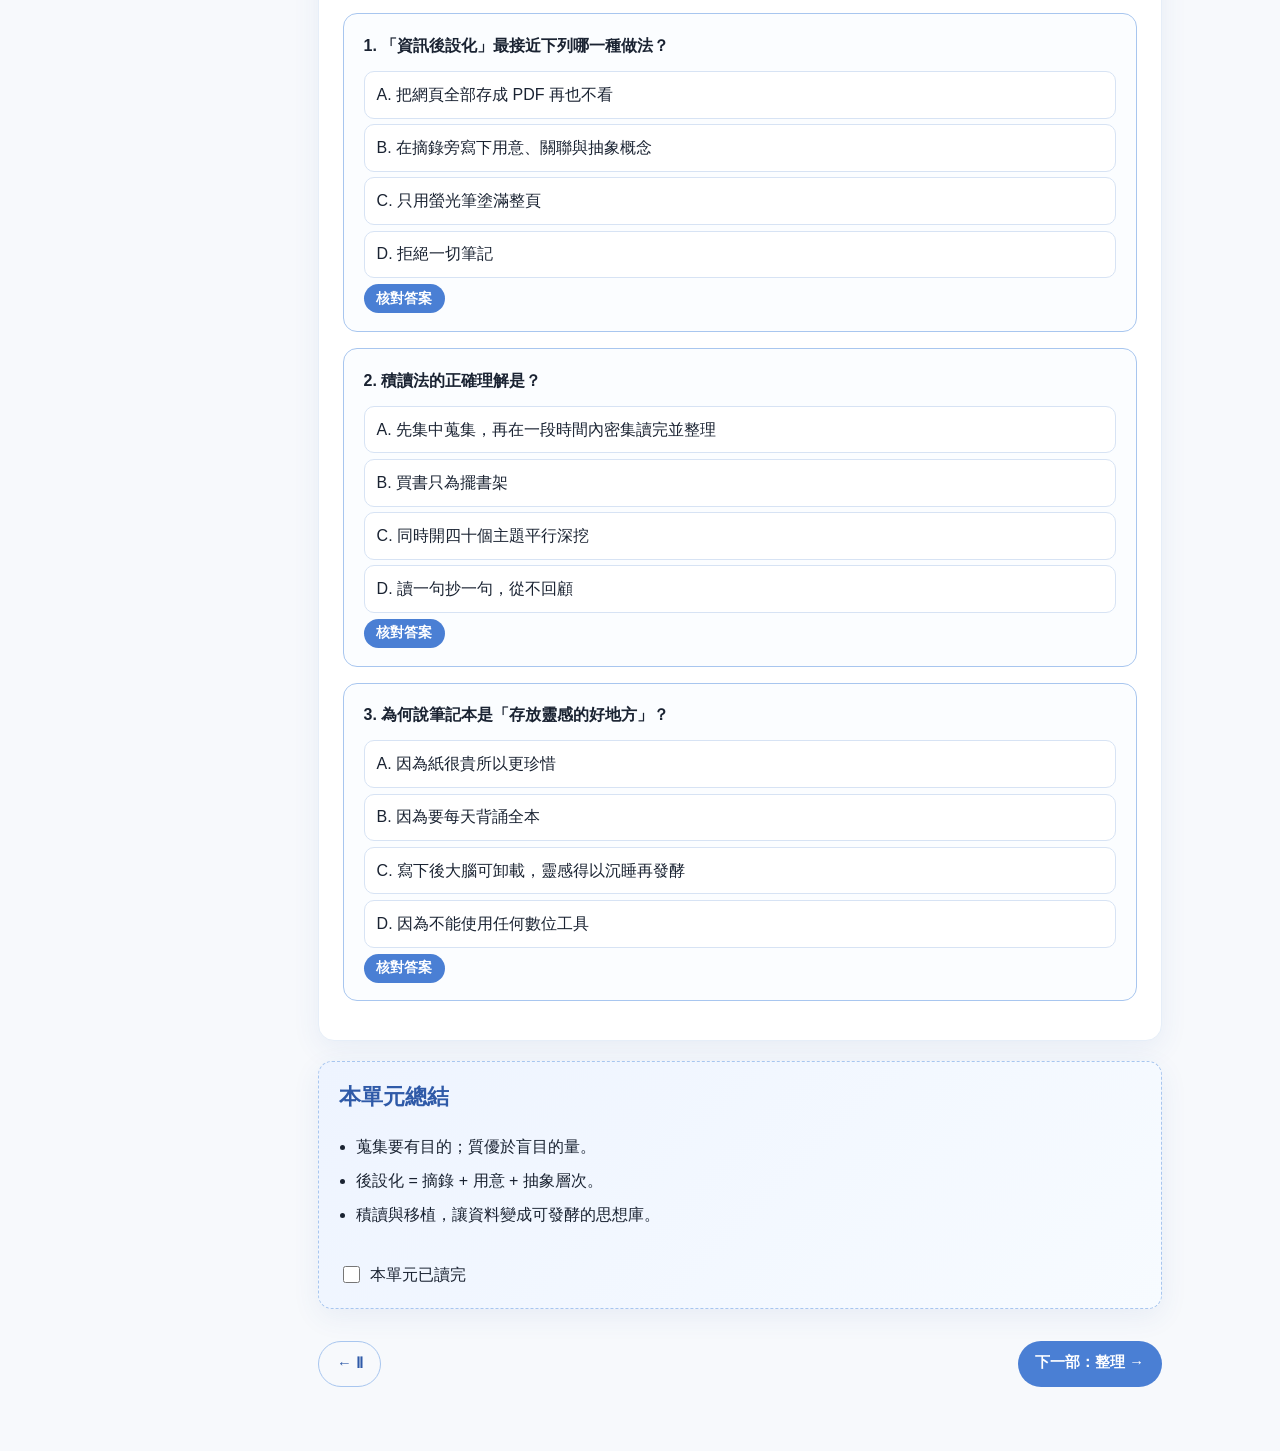
<file: parts/p3.html>
<!DOCTYPE html>
<html lang="zh-Hant">
<head>
<meta charset="UTF-8" />
<meta name="viewport" content="width=device-width, initial-scale=1" />
<title>Ⅲ 蒐集 · 思考的整理學</title>
<link rel="stylesheet" href="../css/style.css" />
</head>
<body data-page="p3">
<button class="menu-toggle" type="button">選單</button>
<div class="layout">
<aside class="sidebar" id="sidebar"></aside>
<main class="main">
  <section class="hero">
    <span class="badge">第 3 章</span>
    <h1>Ⅲ 思考如何去蕪存菁？資訊的後設化</h1>
    <p class="meta">對應：後設化／剪報／卡片／囤積・積讀／手帖與筆記／後設筆記</p>
  </section>

  <section class="card">
    <h2>提升知識層次：從客觀到主觀</h2>
    <p>「後設化」就是把資訊往上抽一層：不只記下「它說了什麼」，還記下<strong>我為何在意、它與什麼相關、抽象到哪個層級</strong>。像爬抽象梯子——具體事例在下，概念與判斷在上；整理思考，就是在梯子上自由上下。</p>
    <div class="svg-wrap">
      <svg viewBox="0 0 420 220" width="420" role="img">
        <polygon points="210,20 360,200 60,200" fill="#e8f1fc" stroke="#4a7fd4" stroke-width="2"/>
        <line x1="120" y1="140" x2="300" y2="140" stroke="#a8c6ef"/>
        <line x1="150" y1="90" x2="270" y2="90" stroke="#a8c6ef"/>
        <text x="210" y="55" text-anchor="middle" font-size="13" fill="#2f5aa8" font-family="sans-serif">判斷／原理</text>
        <text x="210" y="115" text-anchor="middle" font-size="13" fill="#2f5aa8" font-family="sans-serif">概念／模式</text>
        <text x="210" y="175" text-anchor="middle" font-size="13" fill="#2f5aa8" font-family="sans-serif">事例／剪報／摘錄</text>
      </svg>
    </div>
  </section>

  <section class="card">
    <h2>質比量重要：當機立斷的蒐集</h2>
    <p>資訊要<strong>馬上分類歸檔</strong>，累積到位再收割。猶豫太久，剪報與連結會變成「夜裡的蝙蝠」——亂飛、抓不住、只製造焦慮。</p>
    <ul class="concept-list">
      <li>先問：我為什麼要蒐集這個？</li>
      <li>讀的當下先別急著狂抄；理解與標記優先。</li>
      <li>卡片是思考單元，不是紀念碑。</li>
    </ul>
  </section>

  <section class="card">
    <h2>積讀法：集中閱讀的爆發力</h2>
    <p>「囤積」不是永遠堆著不讀，而是<strong>先把相關資料集中，再一口氣讀</strong>。好處是熱度還在、脈絡連貫、比較容易看出結構。讀完趁熱整理；不抄筆記有時反而強迫大腦做第一輪篩選。</p>
    <div class="flow-step">
      <span class="step">主題鎖定</span><span class="arrow">→</span>
      <span class="step">資料囤積</span><span class="arrow">→</span>
      <span class="step">集中讀完</span><span class="arrow">→</span>
      <span class="step">趁熱整理</span>
    </div>
  </section>

  <section class="card">
    <h2>手帖、靈感庫與移植法</h2>
    <p>寫下來，是為了<strong>可以忘掉</strong>——把大腦從倉庫解放成工坊。靈感產量高的地方，往往是允許「沉睡」的筆記本：不要天天翻攪，隔一段時間再移植到新環境，想法會碰到新鄰居而產生火花。</p>
    <div class="callout">靈感移植：替想法換個新本子／新頁面／新標題。超筆記本的價值在「激盪」，不在天天複習。</div>
  </section>

  <section class="card">
    <h2>互動問答</h2>
    <div class="quiz" data-qid="p3q1" data-answer="b"
      data-ok-hint="對。後設化是抬升抽象層次與主觀連結。"
      data-bad-hint="想想『抽象梯子』：不只抄原文，還要標出為何重要。">
      <div class="q">1. 「資訊後設化」最接近下列哪一種做法？</div>
      <label data-opt="a">A. 把網頁全部存成 PDF 再也不看</label>
      <label data-opt="b">B. 在摘錄旁寫下用意、關聯與抽象概念</label>
      <label data-opt="c">C. 只用螢光筆塗滿整頁</label>
      <label data-opt="d">D. 拒絕一切筆記</label>
      <button class="btn sm check-btn" type="button">核對答案</button>
      <div class="feedback"></div>
    </div>
    <div class="quiz" data-qid="p3q2" data-answer="a"
      data-ok-hint="對。積讀是集中囤積後一口氣讀，再趁熱整理。"
      data-bad-hint="積讀法強調『集中閱讀』而非永遠不讀的囤積。">
      <div class="q">2. 積讀法的正確理解是？</div>
      <label data-opt="a">A. 先集中蒐集，再在一段時間內密集讀完並整理</label>
      <label data-opt="b">B. 買書只為擺書架</label>
      <label data-opt="c">C. 同時開四十個主題平行深挖</label>
      <label data-opt="d">D. 讀一句抄一句，從不回顧</label>
      <button class="btn sm check-btn" type="button">核對答案</button>
      <div class="feedback"></div>
    </div>
    <div class="quiz" data-qid="p3q3" data-answer="c"
      data-ok-hint="對。寫下是為了卸載記憶，讓大腦去想。"
      data-bad-hint="外山強調：寫下來，所以可以忘掉。">
      <div class="q">3. 為何說筆記本是「存放靈感的好地方」？</div>
      <label data-opt="a">A. 因為紙很貴所以更珍惜</label>
      <label data-opt="b">B. 因為要每天背誦全本</label>
      <label data-opt="c">C. 寫下後大腦可卸載，靈感得以沉睡再發酵</label>
      <label data-opt="d">D. 因為不能使用任何數位工具</label>
      <button class="btn sm check-btn" type="button">核對答案</button>
      <div class="feedback"></div>
    </div>
  </section>

  <section class="card summary">
    <h2>本單元總結</h2>
    <ul class="concept-list">
      <li>蒐集要有目的；質優於盲目的量。</li>
      <li>後設化 = 摘錄 + 用意 + 抽象層次。</li>
      <li>積讀與移植，讓資料變成可發酵的思想庫。</li>
    </ul>
    <label class="mark-done"><input type="checkbox" id="mark-done" class="done-check" /> 本單元已讀完</label>
  </section>
  <div class="nav-bottom">
    <a class="btn ghost" href="p2.html">← Ⅱ</a>
    <a class="btn" href="p4.html">下一部：整理 →</a>
  </div>
</main>
</div>
<script src="../js/app.js"></script>
</body>
</html>
</file>
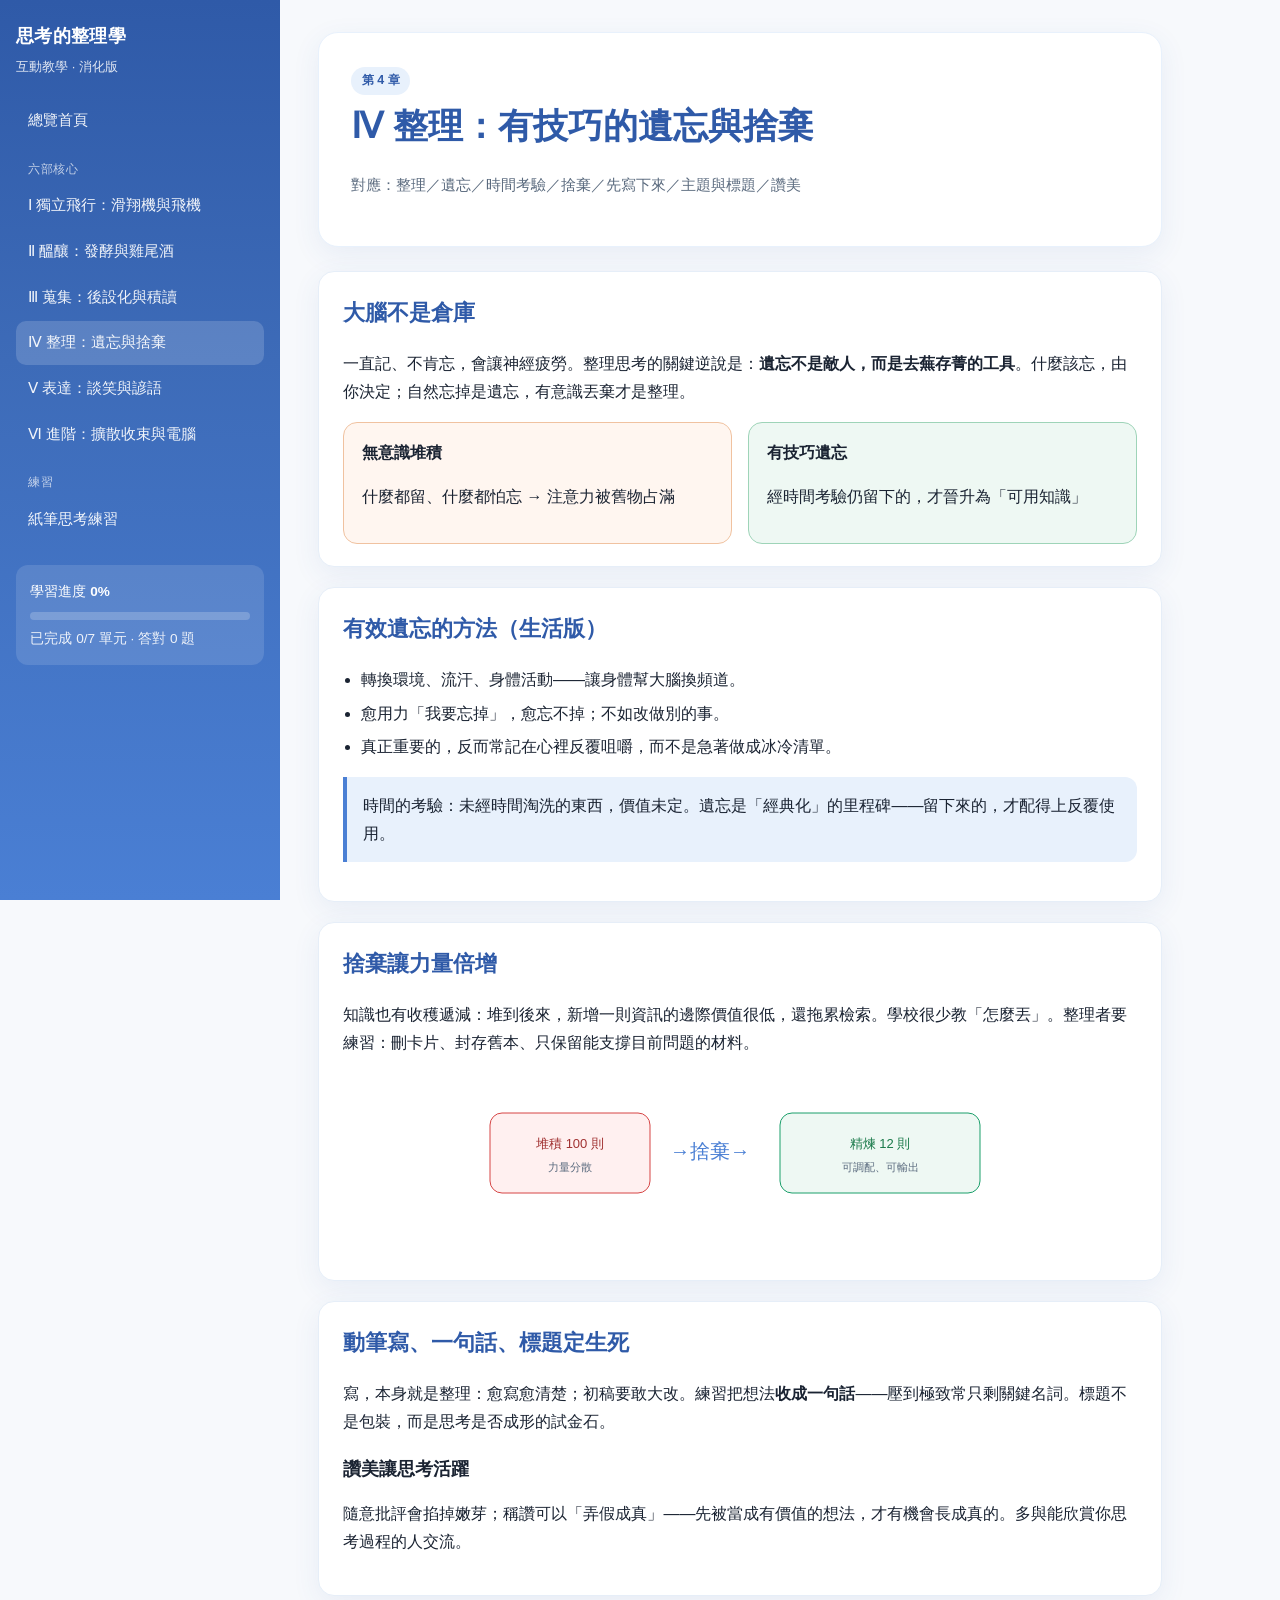
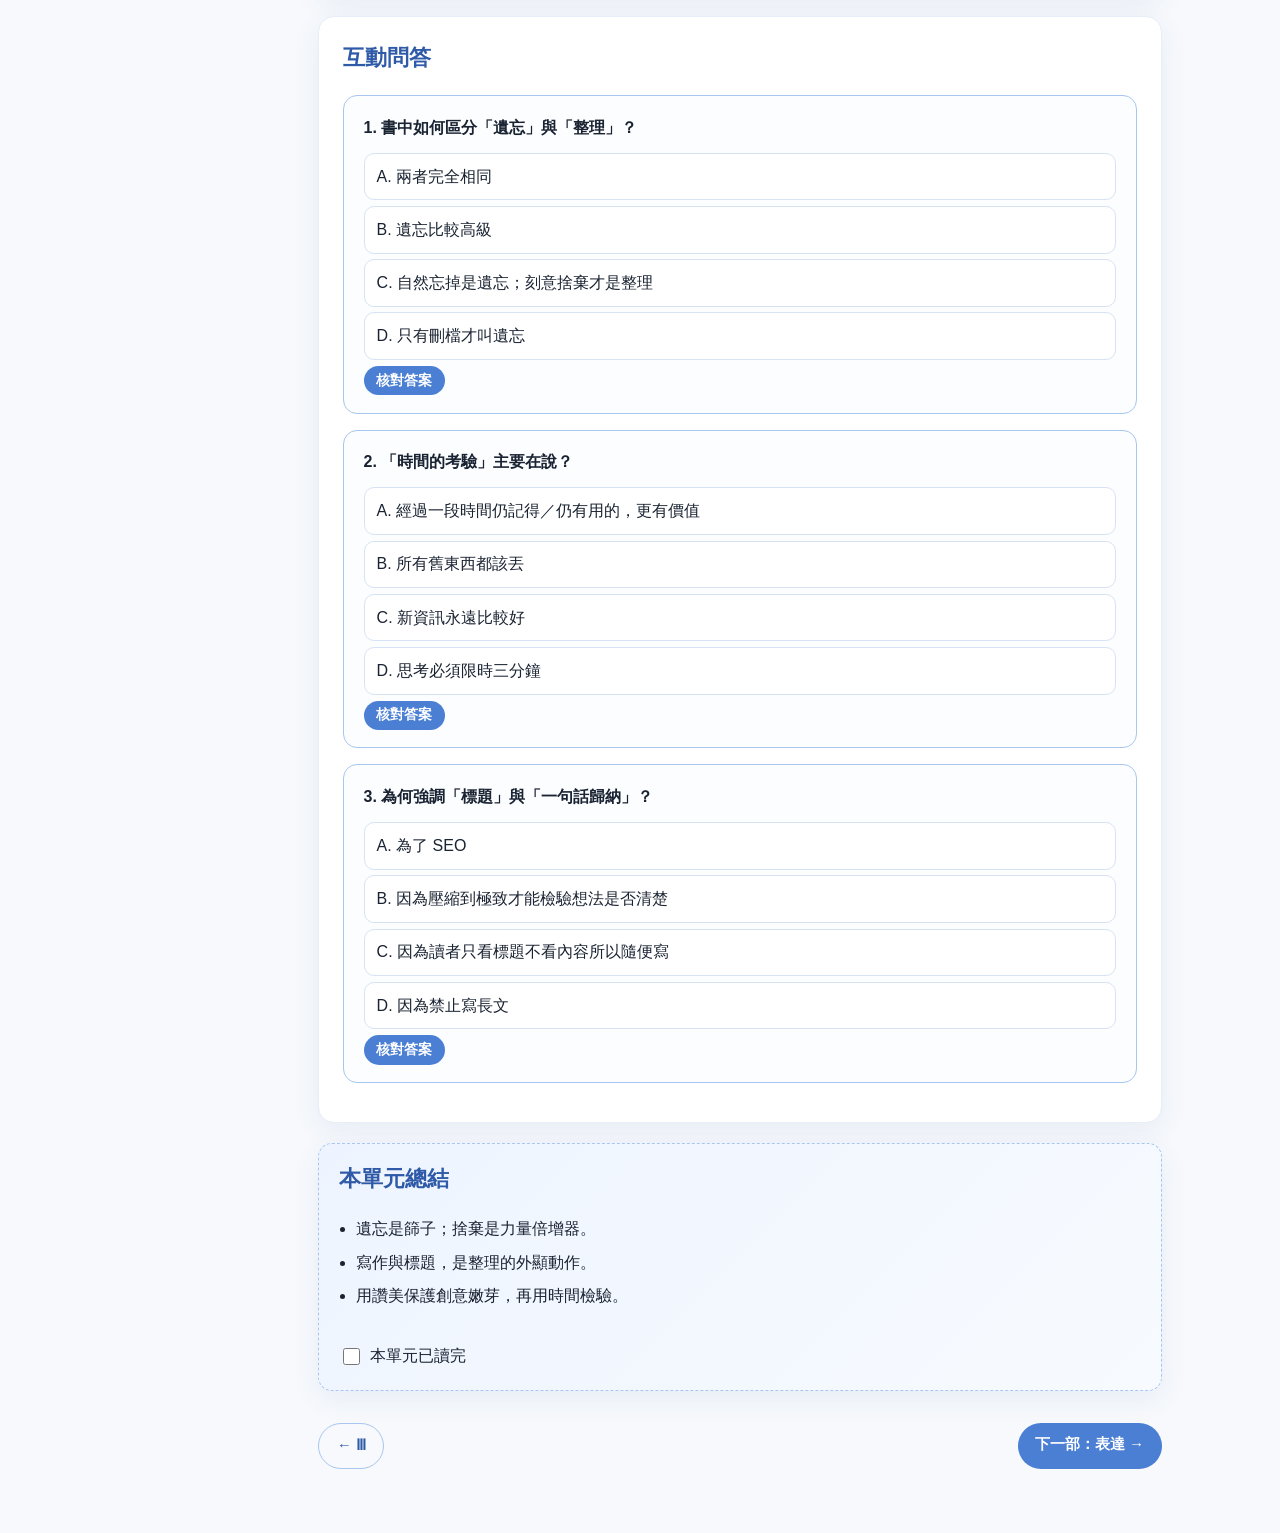
<file: parts/p4.html>
<!DOCTYPE html>
<html lang="zh-Hant">
<head>
<meta charset="UTF-8" />
<meta name="viewport" content="width=device-width, initial-scale=1" />
<title>Ⅳ 整理與遺忘 · 思考的整理學</title>
<link rel="stylesheet" href="../css/style.css" />
</head>
<body data-page="p4">
<button class="menu-toggle" type="button">選單</button>
<div class="layout">
<aside class="sidebar" id="sidebar"></aside>
<main class="main">
  <section class="hero">
    <span class="badge">第 4 章</span>
    <h1>Ⅳ 整理：有技巧的遺忘與捨棄</h1>
    <p class="meta">對應：整理／遺忘／時間考驗／捨棄／先寫下來／主題與標題／讚美</p>
  </section>

  <section class="card">
    <h2>大腦不是倉庫</h2>
    <p>一直記、不肯忘，會讓神經疲勞。整理思考的關鍵逆說是：<strong>遺忘不是敵人，而是去蕪存菁的工具</strong>。什麼該忘，由你決定；自然忘掉是遺忘，有意識丟棄才是整理。</p>
    <div class="compare">
      <div class="col glider">
        <h4>無意識堆積</h4>
        <p>什麼都留、什麼都怕忘 → 注意力被舊物占滿</p>
      </div>
      <div class="col plane">
        <h4>有技巧遺忘</h4>
        <p>經時間考驗仍留下的，才晉升為「可用知識」</p>
      </div>
    </div>
  </section>

  <section class="card">
    <h2>有效遺忘的方法（生活版）</h2>
    <ul class="concept-list">
      <li>轉換環境、流汗、身體活動——讓身體幫大腦換頻道。</li>
      <li>愈用力「我要忘掉」，愈忘不掉；不如改做別的事。</li>
      <li>真正重要的，反而常記在心裡反覆咀嚼，而不是急著做成冰冷清單。</li>
    </ul>
    <div class="callout">時間的考驗：未經時間淘洗的東西，價值未定。遺忘是「經典化」的里程碑——留下來的，才配得上反覆使用。</div>
  </section>

  <section class="card">
    <h2>捨棄讓力量倍增</h2>
    <p>知識也有收穫遞減：堆到後來，新增一則資訊的邊際價值很低，還拖累檢索。學校很少教「怎麼丟」。整理者要練習：刪卡片、封存舊本、只保留能支撐目前問題的材料。</p>
    <div class="svg-wrap">
      <svg viewBox="0 0 560 160" width="560" role="img">
        <rect x="30" y="40" width="160" height="80" rx="12" fill="#fff0f0" stroke="#d64545"/>
        <text x="110" y="75" text-anchor="middle" font-size="13" fill="#a03030" font-family="sans-serif">堆積 100 則</text>
        <text x="110" y="98" text-anchor="middle" font-size="11" fill="#5a6a7e" font-family="sans-serif">力量分散</text>
        <text x="210" y="85" font-size="20" fill="#4a7fd4" font-family="sans-serif">→捨棄→</text>
        <rect x="320" y="40" width="200" height="80" rx="12" fill="#eef8f3" stroke="#1a9f6a"/>
        <text x="420" y="75" text-anchor="middle" font-size="13" fill="#1a7a4a" font-family="sans-serif">精煉 12 則</text>
        <text x="420" y="98" text-anchor="middle" font-size="11" fill="#5a6a7e" font-family="sans-serif">可調配、可輸出</text>
      </svg>
    </div>
  </section>

  <section class="card">
    <h2>動筆寫、一句話、標題定生死</h2>
    <p>寫，本身就是整理：愈寫愈清楚；初稿要敢大改。練習把想法<strong>收成一句話</strong>——壓到極致常只剩關鍵名詞。標題不是包裝，而是思考是否成形的試金石。</p>
    <h3>讚美讓思考活躍</h3>
    <p>隨意批評會掐掉嫩芽；稱讚可以「弄假成真」——先被當成有價值的想法，才有機會長成真的。多與能欣賞你思考過程的人交流。</p>
  </section>

  <section class="card">
    <h2>互動問答</h2>
    <div class="quiz" data-qid="p4q1" data-answer="c"
      data-ok-hint="對。有意識的丟棄才是整理；自然忘是遺忘。"
      data-bad-hint="對照書中：『自然廢棄是遺忘，有意識丟棄是整理』。">
      <div class="q">1. 書中如何區分「遺忘」與「整理」？</div>
      <label data-opt="a">A. 兩者完全相同</label>
      <label data-opt="b">B. 遺忘比較高級</label>
      <label data-opt="c">C. 自然忘掉是遺忘；刻意捨棄才是整理</label>
      <label data-opt="d">D. 只有刪檔才叫遺忘</label>
      <button class="btn sm check-btn" type="button">核對答案</button>
      <div class="feedback"></div>
    </div>
    <div class="quiz" data-qid="p4q2" data-answer="a"
      data-ok-hint="對。時間是篩子，留下的才更接近經典可用。"
      data-bad-hint="想想『時間的考驗』與經典化。">
      <div class="q">2. 「時間的考驗」主要在說？</div>
      <label data-opt="a">A. 經過一段時間仍記得／仍有用的，更有價值</label>
      <label data-opt="b">B. 所有舊東西都該丟</label>
      <label data-opt="c">C. 新資訊永遠比較好</label>
      <label data-opt="d">D. 思考必須限時三分鐘</label>
      <button class="btn sm check-btn" type="button">核對答案</button>
      <div class="feedback"></div>
    </div>
    <div class="quiz" data-qid="p4q3" data-answer="b"
      data-ok-hint="對。標題是壓縮後的思想核心。"
      data-bad-hint="外山把標題視為決定文章／想法生死的關鍵。">
      <div class="q">3. 為何強調「標題」與「一句話歸納」？</div>
      <label data-opt="a">A. 為了 SEO</label>
      <label data-opt="b">B. 因為壓縮到極致才能檢驗想法是否清楚</label>
      <label data-opt="c">C. 因為讀者只看標題不看內容所以隨便寫</label>
      <label data-opt="d">D. 因為禁止寫長文</label>
      <button class="btn sm check-btn" type="button">核對答案</button>
      <div class="feedback"></div>
    </div>
  </section>

  <section class="card summary">
    <h2>本單元總結</h2>
    <ul class="concept-list">
      <li>遺忘是篩子；捨棄是力量倍增器。</li>
      <li>寫作與標題，是整理的外顯動作。</li>
      <li>用讚美保護創意嫩芽，再用時間檢驗。</li>
    </ul>
    <label class="mark-done"><input type="checkbox" id="mark-done" class="done-check" /> 本單元已讀完</label>
  </section>
  <div class="nav-bottom">
    <a class="btn ghost" href="p3.html">← Ⅲ</a>
    <a class="btn" href="p5.html">下一部：表達 →</a>
  </div>
</main>
</div>
<script src="../js/app.js"></script>
</body>
</html>
</file>
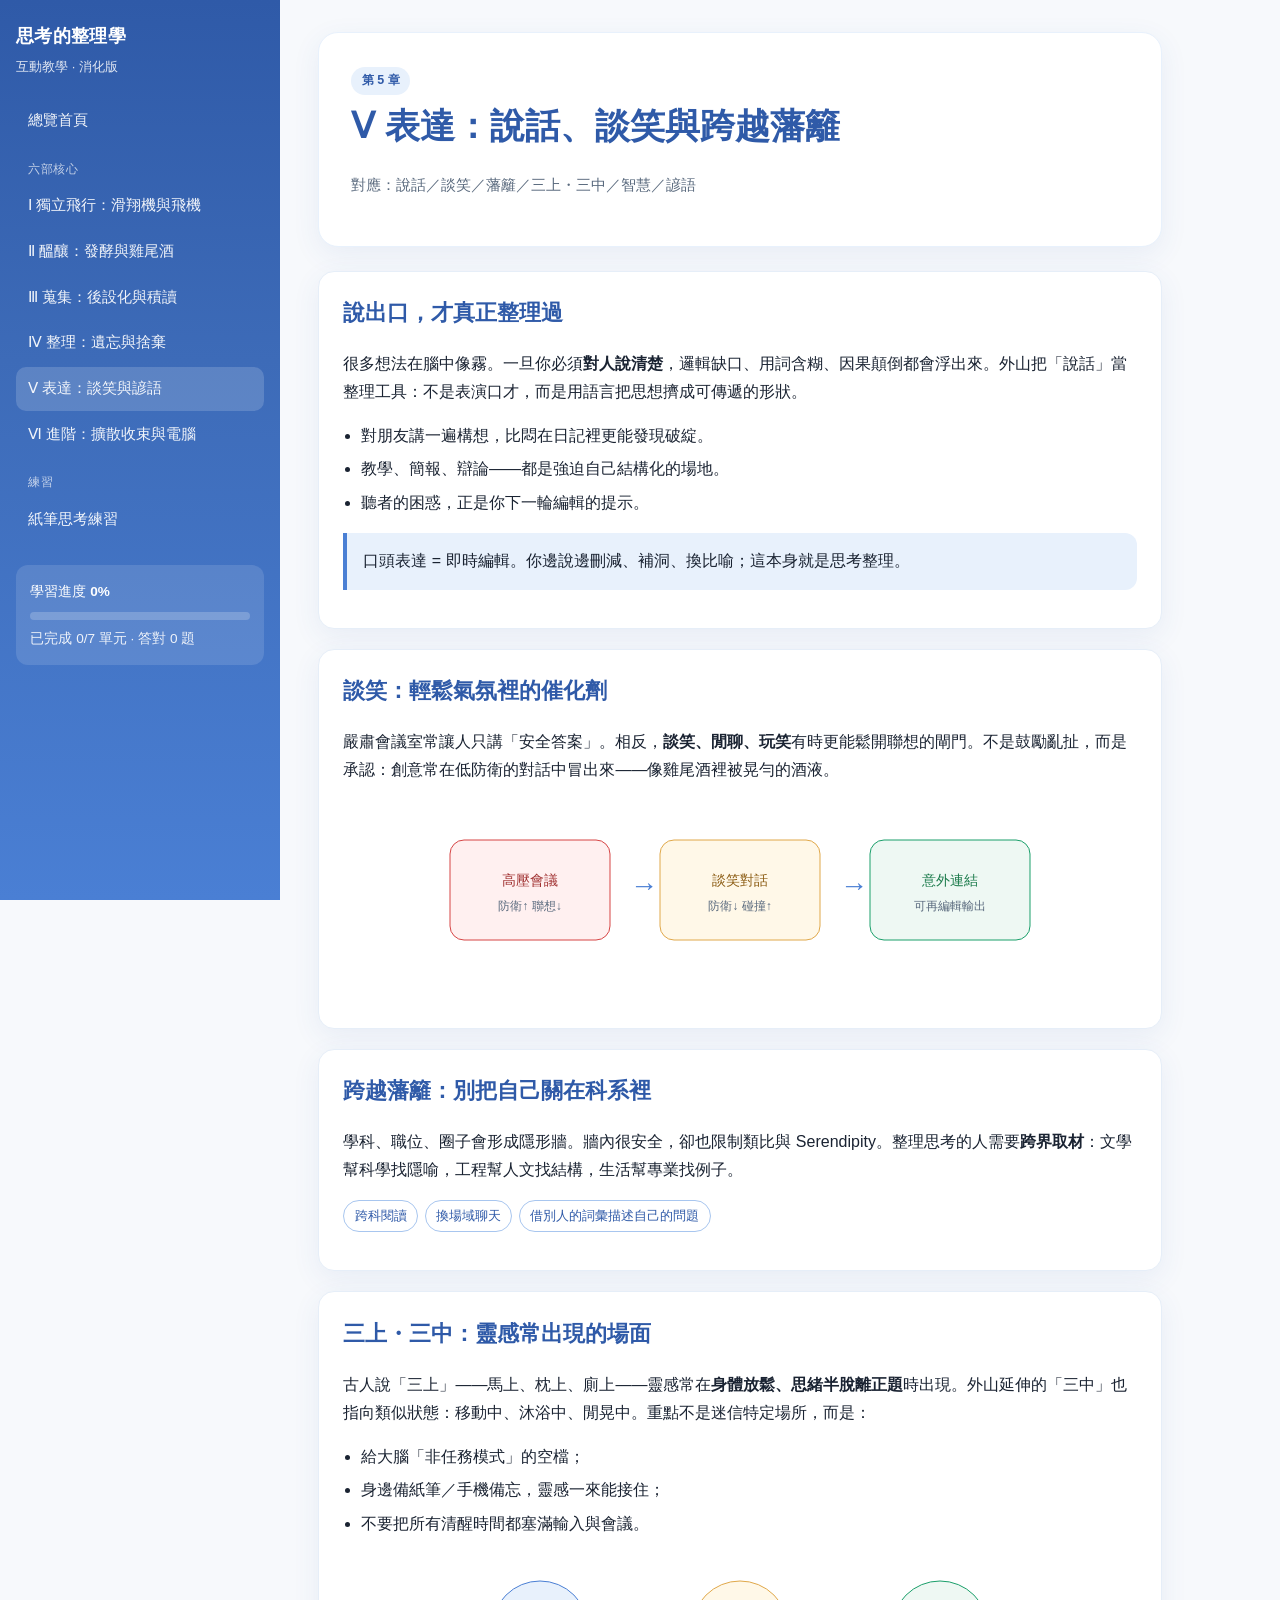
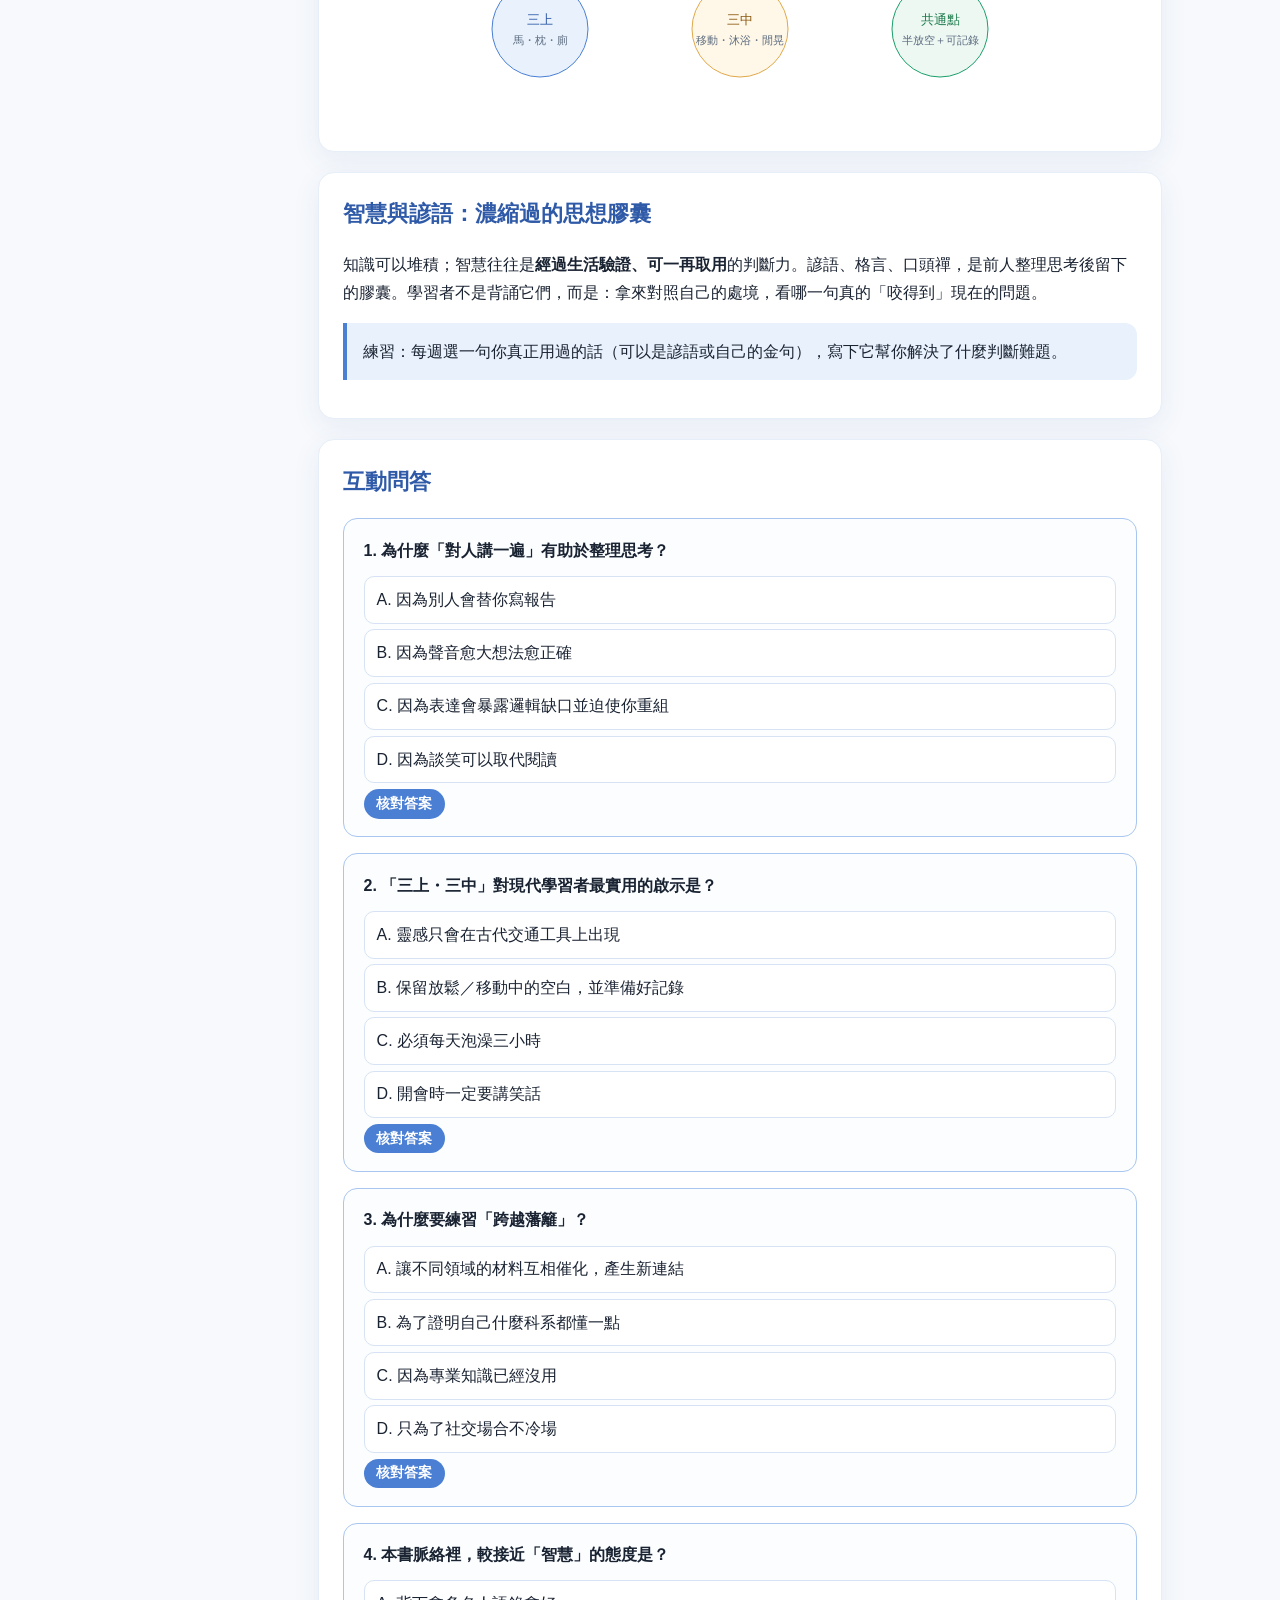
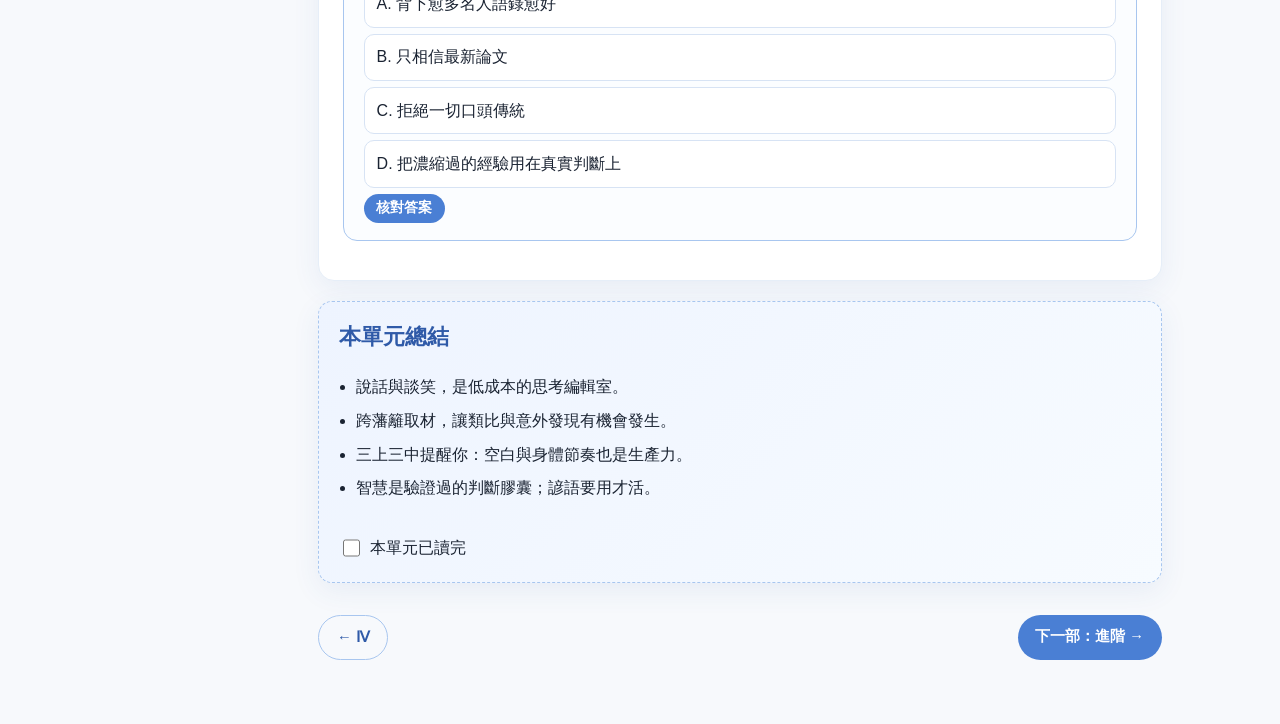
<file: parts/p5.html>
<!DOCTYPE html>
<html lang="zh-Hant">
<head>
<meta charset="UTF-8" />
<meta name="viewport" content="width=device-width, initial-scale=1" />
<title>Ⅴ 表達與激盪 · 思考的整理學</title>
<link rel="stylesheet" href="../css/style.css" />
</head>
<body data-page="p5">
<button class="menu-toggle" type="button">選單</button>
<div class="layout">
<aside class="sidebar" id="sidebar"></aside>
<main class="main">
  <section class="hero">
    <span class="badge">第 5 章</span>
    <h1>Ⅴ 表達：說話、談笑與跨越藩籬</h1>
    <p class="meta">對應：說話／談笑／藩籬／三上・三中／智慧／諺語</p>
  </section>

  <section class="card">
    <h2>說出口，才真正整理過</h2>
    <p>很多想法在腦中像霧。一旦你必須<strong>對人說清楚</strong>，邏輯缺口、用詞含糊、因果顛倒都會浮出來。外山把「說話」當整理工具：不是表演口才，而是用語言把思想擠成可傳遞的形狀。</p>
    <ul class="concept-list">
      <li>對朋友講一遍構想，比悶在日記裡更能發現破綻。</li>
      <li>教學、簡報、辯論——都是強迫自己結構化的場地。</li>
      <li>聽者的困惑，正是你下一輪編輯的提示。</li>
    </ul>
    <div class="callout">口頭表達 = 即時編輯。你邊說邊刪減、補洞、換比喻；這本身就是思考整理。</div>
  </section>

  <section class="card">
    <h2>談笑：輕鬆氣氛裡的催化劑</h2>
    <p>嚴肅會議室常讓人只講「安全答案」。相反，<strong>談笑、閒聊、玩笑</strong>有時更能鬆開聯想的閘門。不是鼓勵亂扯，而是承認：創意常在低防衛的對話中冒出來——像雞尾酒裡被晃勻的酒液。</p>
    <div class="svg-wrap">
      <svg viewBox="0 0 640 180" width="640" role="img" aria-label="談笑催化思考">
        <rect x="30" y="40" width="160" height="100" rx="14" fill="#fff0f0" stroke="#d64545"/>
        <text x="110" y="85" text-anchor="middle" font-size="14" fill="#a03030" font-family="sans-serif">高壓會議</text>
        <text x="110" y="110" text-anchor="middle" font-size="12" fill="#5a6a7e" font-family="sans-serif">防衛↑ 聯想↓</text>
        <text x="210" y="95" font-size="28" fill="#4a7fd4" font-family="sans-serif">→</text>
        <rect x="240" y="40" width="160" height="100" rx="14" fill="#fff8e8" stroke="#e0a84a"/>
        <text x="320" y="85" text-anchor="middle" font-size="14" fill="#8a5a10" font-family="sans-serif">談笑對話</text>
        <text x="320" y="110" text-anchor="middle" font-size="12" fill="#5a6a7e" font-family="sans-serif">防衛↓ 碰撞↑</text>
        <text x="420" y="95" font-size="28" fill="#4a7fd4" font-family="sans-serif">→</text>
        <rect x="450" y="40" width="160" height="100" rx="14" fill="#eef8f3" stroke="#1a9f6a"/>
        <text x="530" y="85" text-anchor="middle" font-size="14" fill="#1a7a4a" font-family="sans-serif">意外連結</text>
        <text x="530" y="110" text-anchor="middle" font-size="12" fill="#5a6a7e" font-family="sans-serif">可再編輯輸出</text>
      </svg>
    </div>
  </section>

  <section class="card">
    <h2>跨越藩籬：別把自己關在科系裡</h2>
    <p>學科、職位、圈子會形成隱形牆。牆內很安全，卻也限制類比與 Serendipity。整理思考的人需要<strong>跨界取材</strong>：文學幫科學找隱喻，工程幫人文找結構，生活幫專業找例子。</p>
    <div class="tag-row">
      <span class="chip">跨科閱讀</span>
      <span class="chip">換場域聊天</span>
      <span class="chip">借別人的詞彙描述自己的問題</span>
    </div>
  </section>

  <section class="card">
    <h2>三上・三中：靈感常出現的場面</h2>
    <p>古人說「三上」——馬上、枕上、廁上——靈感常在<strong>身體放鬆、思緒半脫離正題</strong>時出現。外山延伸的「三中」也指向類似狀態：移動中、沐浴中、閒晃中。重點不是迷信特定場所，而是：</p>
    <ul class="concept-list">
      <li>給大腦「非任務模式」的空檔；</li>
      <li>身邊備紙筆／手機備忘，靈感一來能接住；</li>
      <li>不要把所有清醒時間都塞滿輸入與會議。</li>
    </ul>
    <div class="svg-wrap">
      <svg viewBox="0 0 600 150" width="600" role="img">
        <circle cx="100" cy="75" r="48" fill="#e8f1fc" stroke="#4a7fd4"/>
        <text x="100" y="70" text-anchor="middle" font-size="13" fill="#2f5aa8" font-family="sans-serif">三上</text>
        <text x="100" y="90" text-anchor="middle" font-size="11" fill="#5a6a7e" font-family="sans-serif">馬・枕・廁</text>
        <circle cx="300" cy="75" r="48" fill="#fff8e8" stroke="#e0a84a"/>
        <text x="300" y="70" text-anchor="middle" font-size="13" fill="#8a5a10" font-family="sans-serif">三中</text>
        <text x="300" y="90" text-anchor="middle" font-size="11" fill="#5a6a7e" font-family="sans-serif">移動・沐浴・閒晃</text>
        <circle cx="500" cy="75" r="48" fill="#eef8f3" stroke="#1a9f6a"/>
        <text x="500" y="70" text-anchor="middle" font-size="13" fill="#1a7a4a" font-family="sans-serif">共通點</text>
        <text x="500" y="90" text-anchor="middle" font-size="11" fill="#5a6a7e" font-family="sans-serif">半放空＋可記錄</text>
      </svg>
    </div>
  </section>

  <section class="card">
    <h2>智慧與諺語：濃縮過的思想膠囊</h2>
    <p>知識可以堆積；智慧往往是<strong>經過生活驗證、可一再取用</strong>的判斷力。諺語、格言、口頭禪，是前人整理思考後留下的膠囊。學習者不是背誦它們，而是：拿來對照自己的處境，看哪一句真的「咬得到」現在的問題。</p>
    <div class="callout">練習：每週選一句你真正用過的話（可以是諺語或自己的金句），寫下它幫你解決了什麼判斷難題。</div>
  </section>

  <section class="card">
    <h2>互動問答</h2>
    <div class="quiz" data-qid="p5q1" data-answer="c"
      data-ok-hint="對。把話說清楚，等於強制做一次結構整理。"
      data-bad-hint="回想：說話在本書裡是整理工具，不只是社交技巧。">
      <div class="q">1. 為什麼「對人講一遍」有助於整理思考？</div>
      <label data-opt="a">A. 因為別人會替你寫報告</label>
      <label data-opt="b">B. 因為聲音愈大想法愈正確</label>
      <label data-opt="c">C. 因為表達會暴露邏輯缺口並迫使你重組</label>
      <label data-opt="d">D. 因為談笑可以取代閱讀</label>
      <button class="btn sm check-btn" type="button">核對答案</button>
      <div class="feedback"></div>
    </div>
    <div class="quiz" data-qid="p5q2" data-answer="b"
      data-ok-hint="對。重點是半放空狀態，而不是迷信某個廁所或馬背。"
      data-bad-hint="三上／三中指向的是身體放鬆、思緒鬆綁時的靈感場景。">
      <div class="q">2. 「三上・三中」對現代學習者最實用的啟示是？</div>
      <label data-opt="a">A. 靈感只會在古代交通工具上出現</label>
      <label data-opt="b">B. 保留放鬆／移動中的空白，並準備好記錄</label>
      <label data-opt="c">C. 必須每天泡澡三小時</label>
      <label data-opt="d">D. 開會時一定要講笑話</label>
      <button class="btn sm check-btn" type="button">核對答案</button>
      <div class="feedback"></div>
    </div>
    <div class="quiz" data-qid="p5q3" data-answer="a"
      data-ok-hint="對。藩籬限制類比與意外發現；跨界取材擴大編輯素材。"
      data-bad-hint="想想 Serendipity 與類比：牆太高，意外連結就進不來。">
      <div class="q">3. 為什麼要練習「跨越藩籬」？</div>
      <label data-opt="a">A. 讓不同領域的材料互相催化，產生新連結</label>
      <label data-opt="b">B. 為了證明自己什麼科系都懂一點</label>
      <label data-opt="c">C. 因為專業知識已經沒用</label>
      <label data-opt="d">D. 只為了社交場合不冷場</label>
      <button class="btn sm check-btn" type="button">核對答案</button>
      <div class="feedback"></div>
    </div>
    <div class="quiz" data-qid="p5q4" data-answer="d"
      data-ok-hint="對。智慧是驗證過、可取用的判斷；諺語是膠囊，要用才活。"
      data-bad-hint="重點在『可一再取用的判斷力』，不是堆更多金句。">
      <div class="q">4. 本書脈絡裡，較接近「智慧」的態度是？</div>
      <label data-opt="a">A. 背下愈多名人語錄愈好</label>
      <label data-opt="b">B. 只相信最新論文</label>
      <label data-opt="c">C. 拒絕一切口頭傳統</label>
      <label data-opt="d">D. 把濃縮過的經驗用在真實判斷上</label>
      <button class="btn sm check-btn" type="button">核對答案</button>
      <div class="feedback"></div>
    </div>
  </section>

  <section class="card summary">
    <h2>本單元總結</h2>
    <ul class="concept-list">
      <li>說話與談笑，是低成本的思考編輯室。</li>
      <li>跨藩籬取材，讓類比與意外發現有機會發生。</li>
      <li>三上三中提醒你：空白與身體節奏也是生產力。</li>
      <li>智慧是驗證過的判斷膠囊；諺語要用才活。</li>
    </ul>
    <label class="mark-done"><input type="checkbox" id="mark-done" class="done-check" /> 本單元已讀完</label>
  </section>
  <div class="nav-bottom">
    <a class="btn ghost" href="p4.html">← Ⅳ</a>
    <a class="btn" href="p6.html">下一部：進階 →</a>
  </div>
</main>
</div>
<script src="../js/app.js"></script>
</body>
</html>
</file>
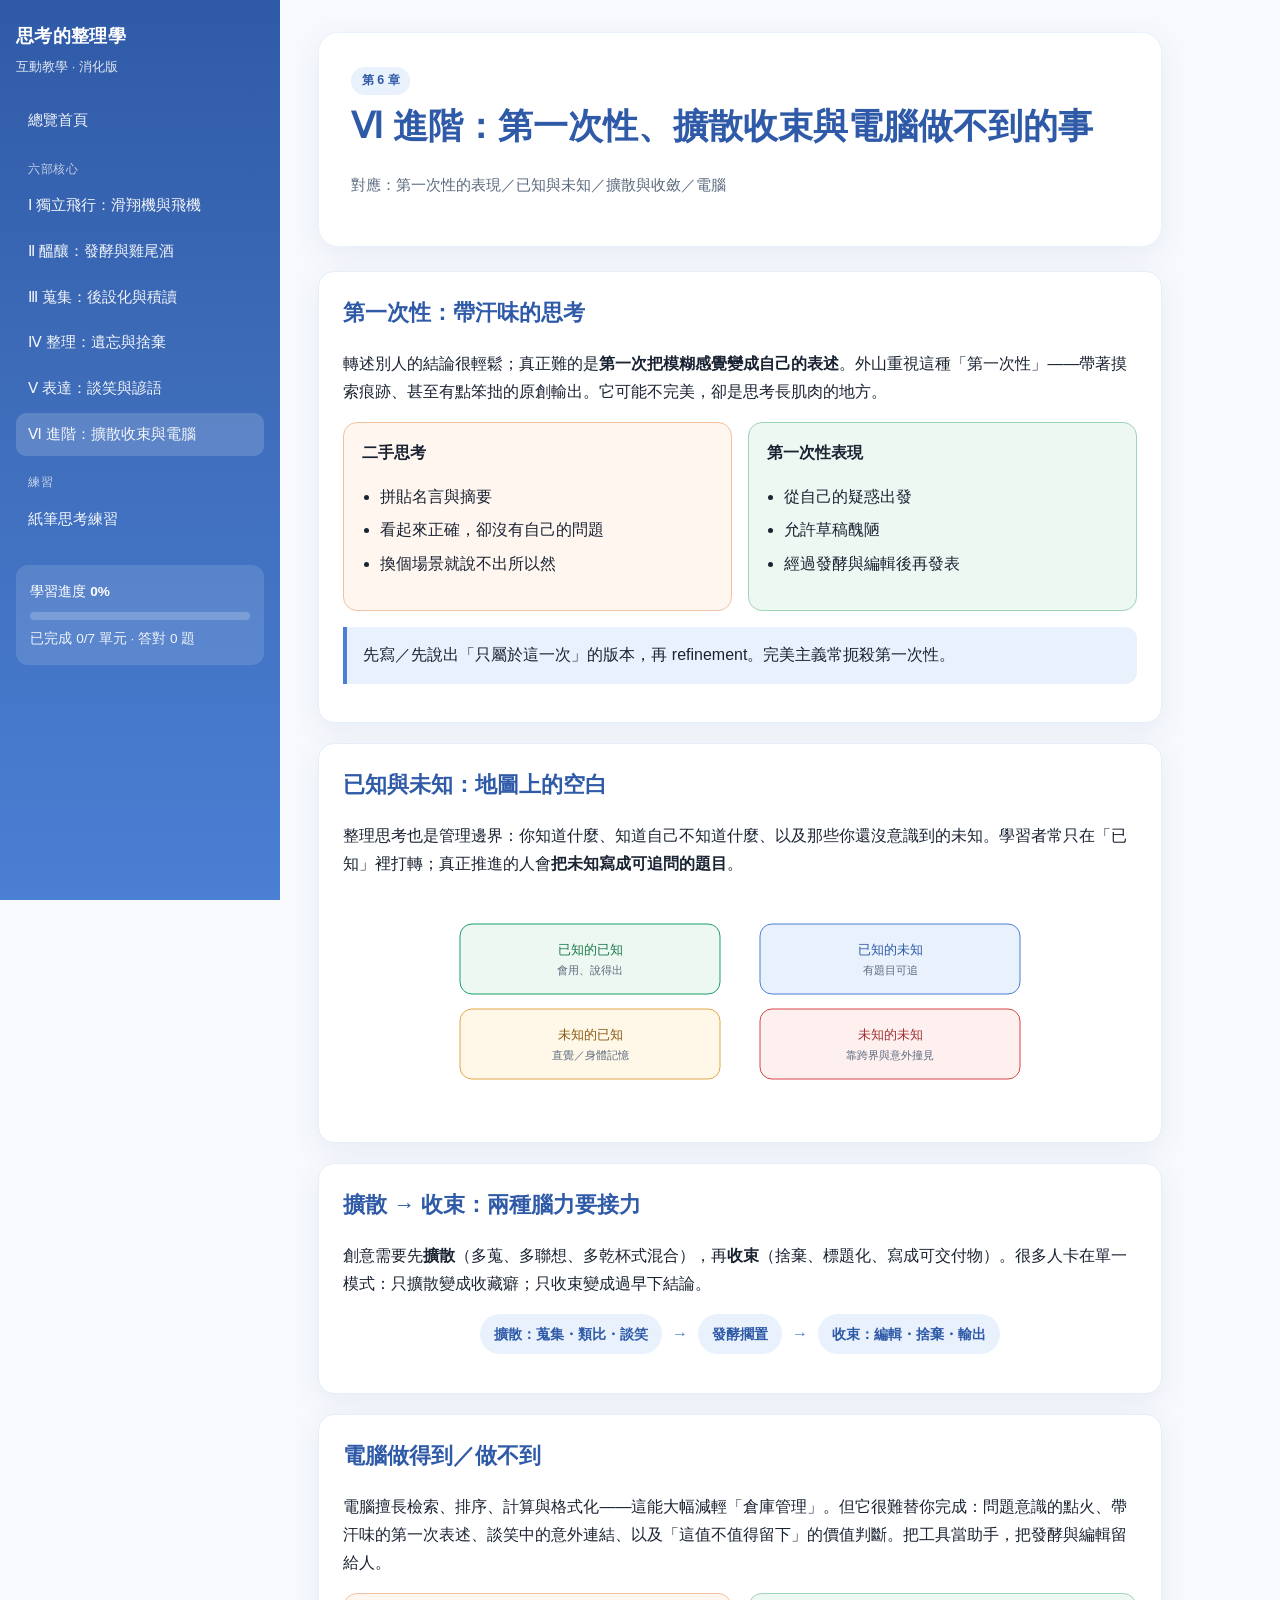
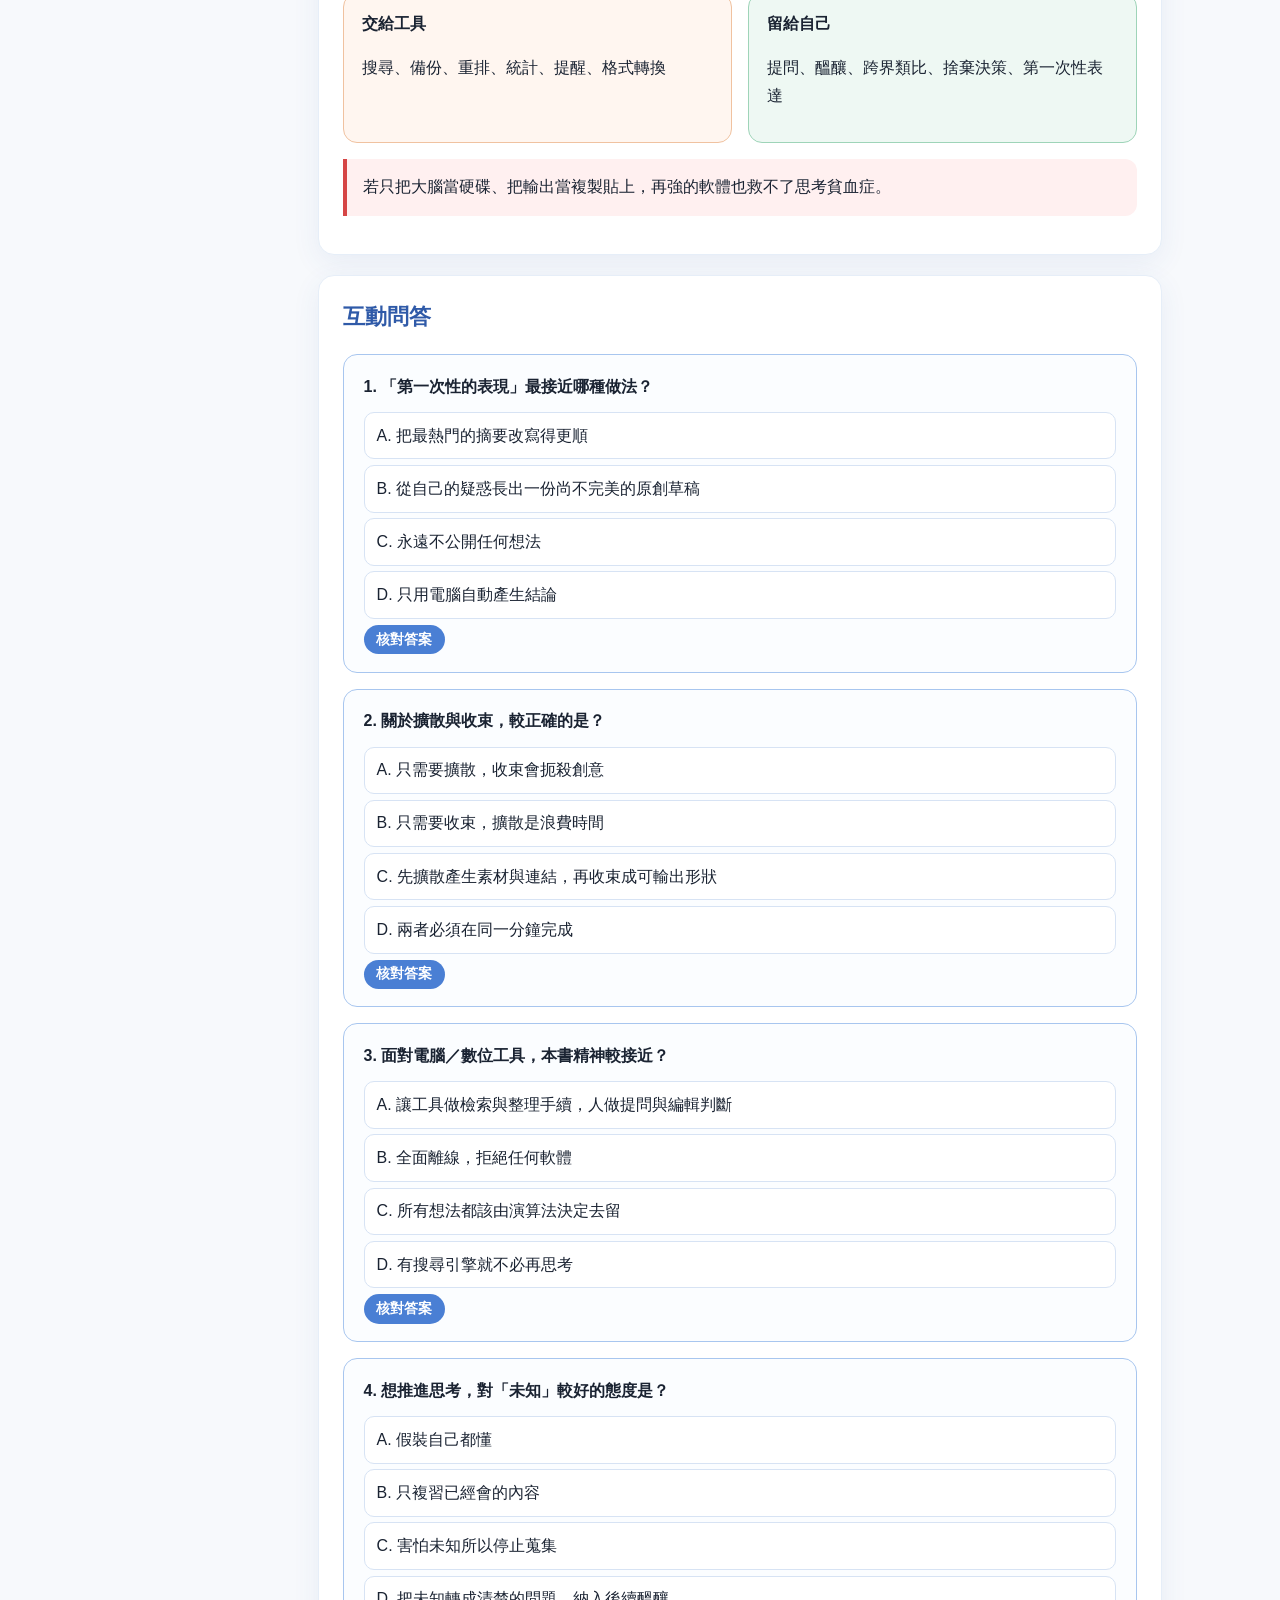
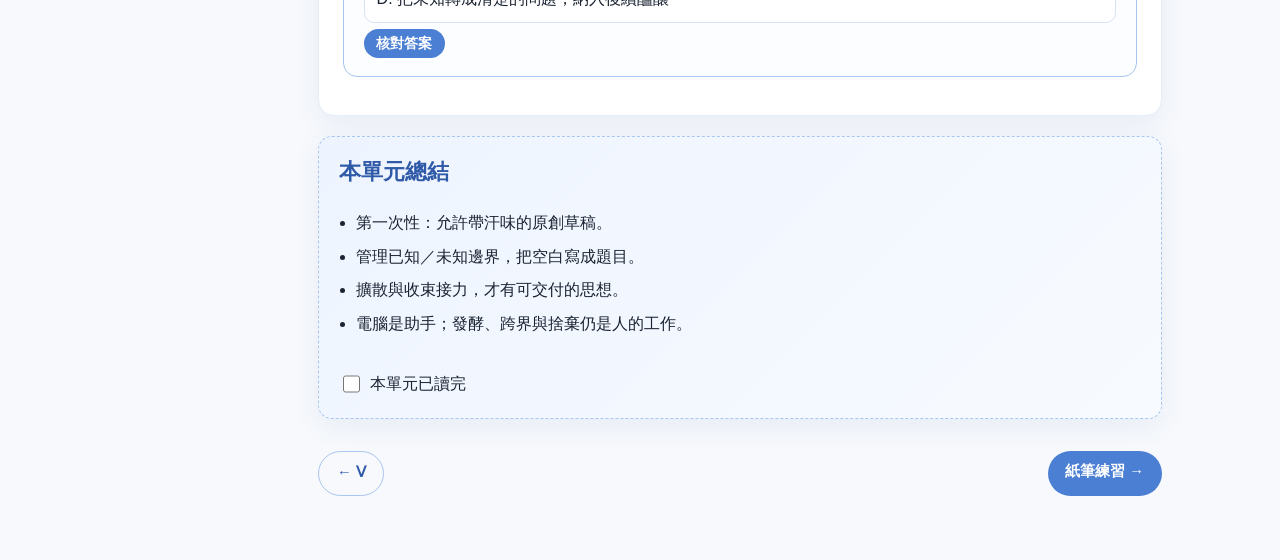
<file: parts/p6.html>
<!DOCTYPE html>
<html lang="zh-Hant">
<head>
<meta charset="UTF-8" />
<meta name="viewport" content="width=device-width, initial-scale=1" />
<title>Ⅵ 思考的進階 · 思考的整理學</title>
<link rel="stylesheet" href="../css/style.css" />
</head>
<body data-page="p6">
<button class="menu-toggle" type="button">選單</button>
<div class="layout">
<aside class="sidebar" id="sidebar"></aside>
<main class="main">
  <section class="hero">
    <span class="badge">第 6 章</span>
    <h1>Ⅵ 進階：第一次性、擴散收束與電腦做不到的事</h1>
    <p class="meta">對應：第一次性的表現／已知與未知／擴散與收斂／電腦</p>
  </section>

  <section class="card">
    <h2>第一次性：帶汗味的思考</h2>
    <p>轉述別人的結論很輕鬆；真正難的是<strong>第一次把模糊感覺變成自己的表述</strong>。外山重視這種「第一次性」——帶著摸索痕跡、甚至有點笨拙的原創輸出。它可能不完美，卻是思考長肌肉的地方。</p>
    <div class="compare">
      <div class="col glider">
        <h4>二手思考</h4>
        <ul class="concept-list">
          <li>拼貼名言與摘要</li>
          <li>看起來正確，卻沒有自己的問題</li>
          <li>換個場景就說不出所以然</li>
        </ul>
      </div>
      <div class="col plane">
        <h4>第一次性表現</h4>
        <ul class="concept-list">
          <li>從自己的疑惑出發</li>
          <li>允許草稿醜陋</li>
          <li>經過發酵與編輯後再發表</li>
        </ul>
      </div>
    </div>
    <div class="callout">先寫／先說出「只屬於這一次」的版本，再 refinement。完美主義常扼殺第一次性。</div>
  </section>

  <section class="card">
    <h2>已知與未知：地圖上的空白</h2>
    <p>整理思考也是管理邊界：你知道什麼、知道自己不知道什麼、以及那些你還沒意識到的未知。學習者常只在「已知」裡打轉；真正推進的人會<strong>把未知寫成可追問的題目</strong>。</p>
    <div class="svg-wrap">
      <svg viewBox="0 0 640 200" width="640" role="img" aria-label="已知未知四象限">
        <rect x="40" y="30" width="260" height="70" rx="12" fill="#eef8f3" stroke="#1a9f6a"/>
        <text x="170" y="60" text-anchor="middle" font-size="13" fill="#1a7a4a" font-family="sans-serif">已知的已知</text>
        <text x="170" y="80" text-anchor="middle" font-size="11" fill="#5a6a7e" font-family="sans-serif">會用、說得出</text>
        <rect x="340" y="30" width="260" height="70" rx="12" fill="#e8f1fc" stroke="#4a7fd4"/>
        <text x="470" y="60" text-anchor="middle" font-size="13" fill="#2f5aa8" font-family="sans-serif">已知的未知</text>
        <text x="470" y="80" text-anchor="middle" font-size="11" fill="#5a6a7e" font-family="sans-serif">有題目可追</text>
        <rect x="40" y="115" width="260" height="70" rx="12" fill="#fff8e8" stroke="#e0a84a"/>
        <text x="170" y="145" text-anchor="middle" font-size="13" fill="#8a5a10" font-family="sans-serif">未知的已知</text>
        <text x="170" y="165" text-anchor="middle" font-size="11" fill="#5a6a7e" font-family="sans-serif">直覺／身體記憶</text>
        <rect x="340" y="115" width="260" height="70" rx="12" fill="#fff0f0" stroke="#d64545"/>
        <text x="470" y="145" text-anchor="middle" font-size="13" fill="#a03030" font-family="sans-serif">未知的未知</text>
        <text x="470" y="165" text-anchor="middle" font-size="11" fill="#5a6a7e" font-family="sans-serif">靠跨界與意外撞見</text>
      </svg>
    </div>
  </section>

  <section class="card">
    <h2>擴散 → 收束：兩種腦力要接力</h2>
    <p>創意需要先<strong>擴散</strong>（多蒐、多聯想、多乾杯式混合），再<strong>收束</strong>（捨棄、標題化、寫成可交付物）。很多人卡在單一模式：只擴散變成收藏癖；只收束變成過早下結論。</p>
    <div class="flow-step">
      <span class="step">擴散：蒐集・類比・談笑</span><span class="arrow">→</span>
      <span class="step">發酵擱置</span><span class="arrow">→</span>
      <span class="step">收束：編輯・捨棄・輸出</span>
    </div>
  </section>

  <section class="card">
    <h2>電腦做得到／做不到</h2>
    <p>電腦擅長檢索、排序、計算與格式化——這能大幅減輕「倉庫管理」。但它很難替你完成：問題意識的點火、帶汗味的第一次表述、談笑中的意外連結、以及「這值不值得留下」的價值判斷。把工具當助手，把發酵與編輯留給人。</p>
    <div class="compare">
      <div class="col glider">
        <h4>交給工具</h4>
        <p>搜尋、備份、重排、統計、提醒、格式轉換</p>
      </div>
      <div class="col plane">
        <h4>留給自己</h4>
        <p>提問、醞釀、跨界類比、捨棄決策、第一次性表達</p>
      </div>
    </div>
    <div class="callout warn">若只把大腦當硬碟、把輸出當複製貼上，再強的軟體也救不了思考貧血症。</div>
  </section>

  <section class="card">
    <h2>互動問答</h2>
    <div class="quiz" data-qid="p6q1" data-answer="b"
      data-ok-hint="對。第一次性強調自己從模糊到成形的原創表述過程。"
      data-bad-hint="不是追求一次完美發表，而是允許帶汗味的初稿。">
      <div class="q">1. 「第一次性的表現」最接近哪種做法？</div>
      <label data-opt="a">A. 把最熱門的摘要改寫得更順</label>
      <label data-opt="b">B. 從自己的疑惑長出一份尚不完美的原創草稿</label>
      <label data-opt="c">C. 永遠不公開任何想法</label>
      <label data-opt="d">D. 只用電腦自動產生結論</label>
      <button class="btn sm check-btn" type="button">核對答案</button>
      <div class="feedback"></div>
    </div>
    <div class="quiz" data-qid="p6q2" data-answer="c"
      data-ok-hint="對。擴散與收束要接力：先打開再收攏。"
      data-bad-hint="回想發酵→編輯的節奏：不是二選一，是先後順序。">
      <div class="q">2. 關於擴散與收束，較正確的是？</div>
      <label data-opt="a">A. 只需要擴散，收束會扼殺創意</label>
      <label data-opt="b">B. 只需要收束，擴散是浪費時間</label>
      <label data-opt="c">C. 先擴散產生素材與連結，再收束成可輸出形狀</label>
      <label data-opt="d">D. 兩者必須在同一分鐘完成</label>
      <button class="btn sm check-btn" type="button">核對答案</button>
      <div class="feedback"></div>
    </div>
    <div class="quiz" data-qid="p6q3" data-answer="a"
      data-ok-hint="對。工具管倉庫與手續；人負責問題、發酵與價值判斷。"
      data-bad-hint="書的立場不是反科技，而是分清楚人機分工。">
      <div class="q">3. 面對電腦／數位工具，本書精神較接近？</div>
      <label data-opt="a">A. 讓工具做檢索與整理手續，人做提問與編輯判斷</label>
      <label data-opt="b">B. 全面離線，拒絕任何軟體</label>
      <label data-opt="c">C. 所有想法都該由演算法決定去留</label>
      <label data-opt="d">D. 有搜尋引擎就不必再思考</label>
      <button class="btn sm check-btn" type="button">核對答案</button>
      <div class="feedback"></div>
    </div>
    <div class="quiz" data-qid="p6q4" data-answer="d"
      data-ok-hint="對。把未知寫成可追問的題目，才進得了下一輪發酵。"
      data-bad-hint="已知的未知才是可操作的學習前線。">
      <div class="q">4. 想推進思考，對「未知」較好的態度是？</div>
      <label data-opt="a">A. 假裝自己都懂</label>
      <label data-opt="b">B. 只複習已經會的內容</label>
      <label data-opt="c">C. 害怕未知所以停止蒐集</label>
      <label data-opt="d">D. 把未知轉成清楚的問題，納入後續醞釀</label>
      <button class="btn sm check-btn" type="button">核對答案</button>
      <div class="feedback"></div>
    </div>
  </section>

  <section class="card summary">
    <h2>本單元總結</h2>
    <ul class="concept-list">
      <li>第一次性：允許帶汗味的原創草稿。</li>
      <li>管理已知／未知邊界，把空白寫成題目。</li>
      <li>擴散與收束接力，才有可交付的思想。</li>
      <li>電腦是助手；發酵、跨界與捨棄仍是人的工作。</li>
    </ul>
    <label class="mark-done"><input type="checkbox" id="mark-done" class="done-check" /> 本單元已讀完</label>
  </section>
  <div class="nav-bottom">
    <a class="btn ghost" href="p5.html">← Ⅴ</a>
    <a class="btn" href="practice.html">紙筆練習 →</a>
  </div>
</main>
</div>
<script src="../js/app.js"></script>
</body>
</html>
</file>
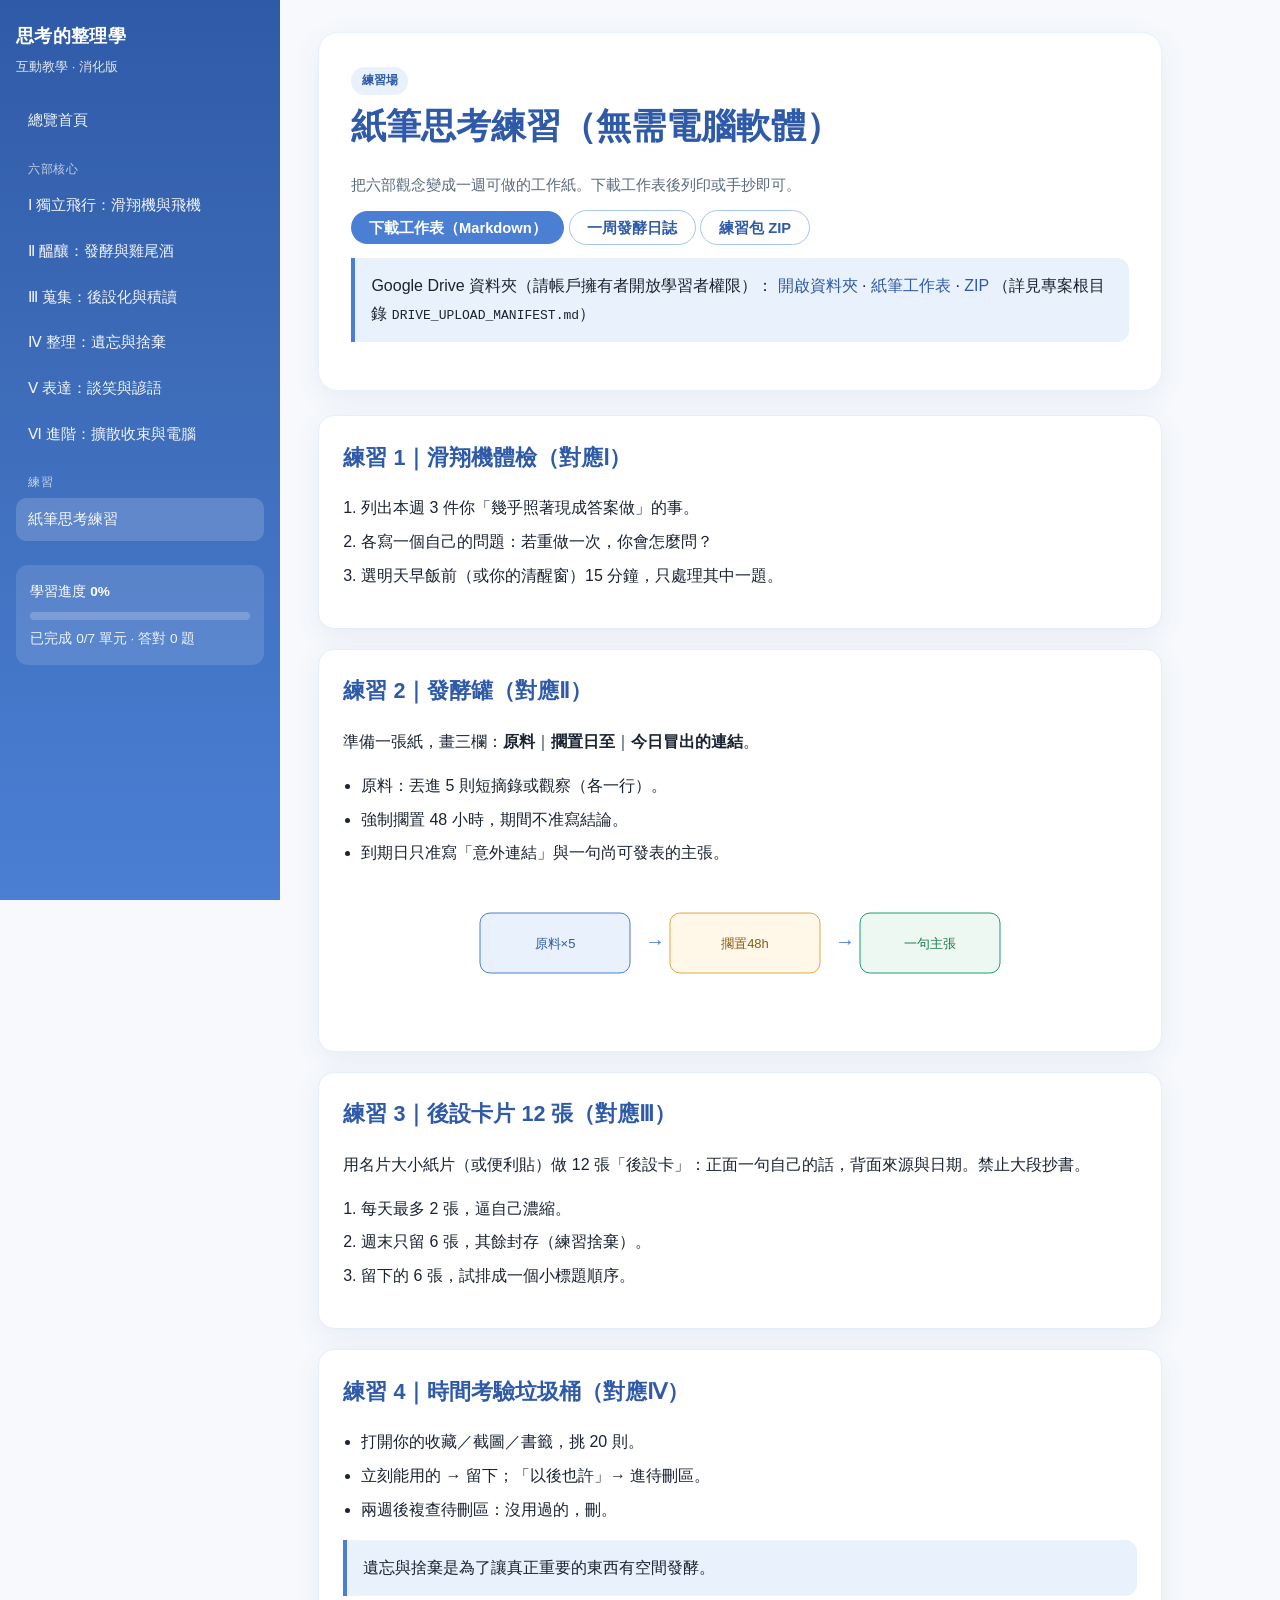
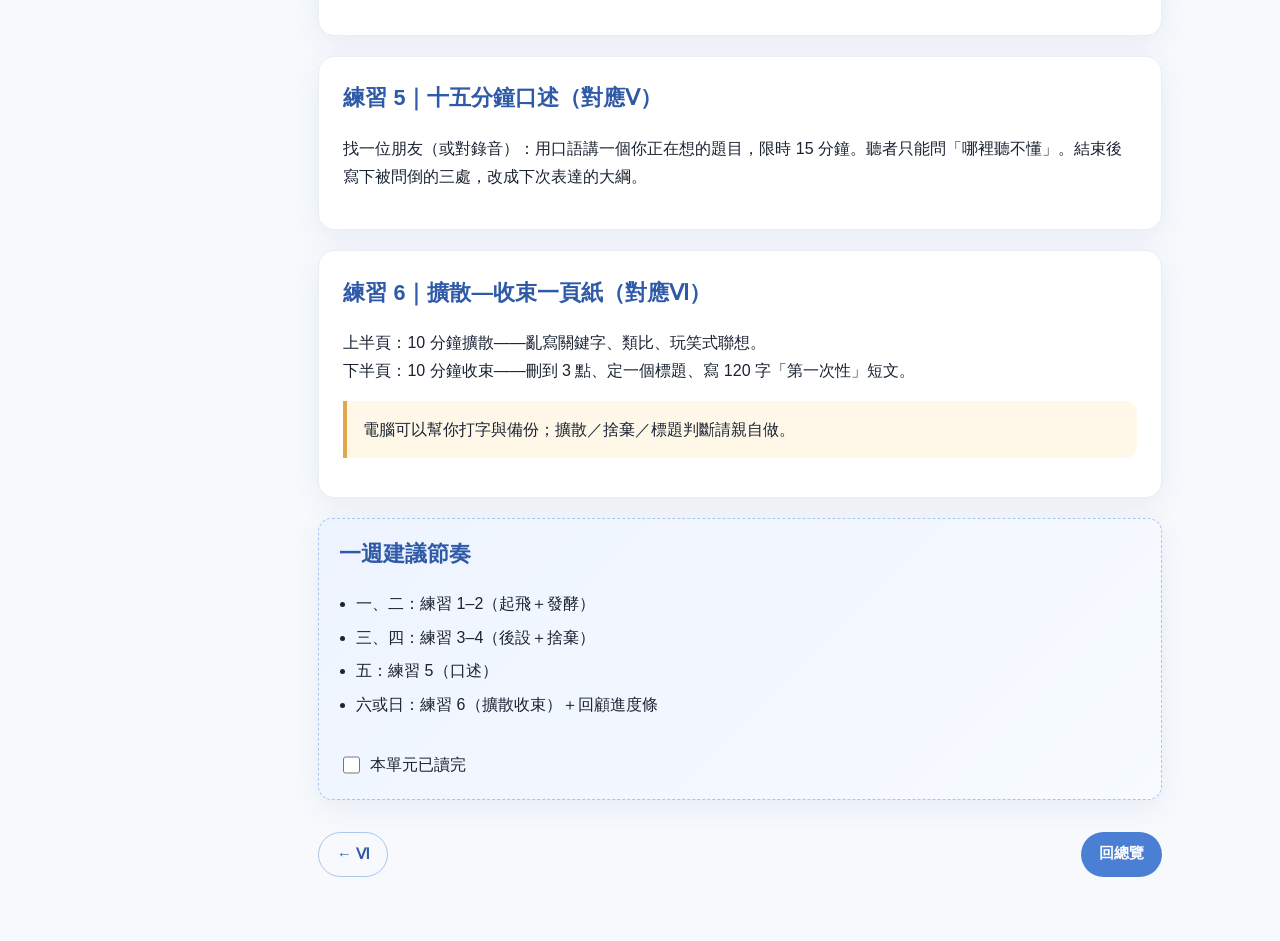
<file: parts/practice.html>
<!DOCTYPE html>
<html lang="zh-Hant">
<head>
<meta charset="UTF-8" />
<meta name="viewport" content="width=device-width, initial-scale=1" />
<title>紙筆思考練習 · 思考的整理學</title>
<link rel="stylesheet" href="../css/style.css" />
</head>
<body data-page="practice">
<button class="menu-toggle" type="button">選單</button>
<div class="layout">
<aside class="sidebar" id="sidebar"></aside>
<main class="main">
  <section class="hero">
    <span class="badge">練習場</span>
    <h1>紙筆思考練習（無需電腦軟體）</h1>
    <p class="meta">把六部觀念變成一週可做的工作紙。下載工作表後列印或手抄即可。</p>
    <p style="margin-top:.8rem">
      <a class="btn" href="../assets/worksheets/thinking-org-worksheets.md">下載工作表（Markdown）</a>
      <a class="btn ghost" href="../assets/worksheets/一周發酵日誌.md">一周發酵日誌</a>
      <a class="btn ghost" href="../assets/worksheets/thinking-org-practice-pack.zip">練習包 ZIP</a>
    </p>
    <div class="callout" style="margin-top:1rem">
      Google Drive 資料夾（請帳戶擁有者開放學習者權限）：
      <a href="https://drive.google.com/drive/folders/1P2BDBPSxX4bY8tZUJOn6PVsfZCfeYE4m" target="_blank" rel="noopener">開啟資料夾</a>
      · <a href="https://docs.google.com/document/d/1zV-bp-i6EwLfqGML81I3thMM08z3hcvJNcrsKXZxgns/edit" target="_blank" rel="noopener">紙筆工作表</a>
      · <a href="https://drive.google.com/file/d/14WK-RJx2wTup_OAGCl3NOk46xLC60b1l/view" target="_blank" rel="noopener">ZIP</a>
      （詳見專案根目錄 <code>DRIVE_UPLOAD_MANIFEST.md</code>）
    </div>
  </section>

  <section class="card">
    <h2>練習 1｜滑翔機體檢（對應Ⅰ）</h2>
    <ol class="concept-list">
      <li>列出本週 3 件你「幾乎照著現成答案做」的事。</li>
      <li>各寫一個自己的問題：若重做一次，你會怎麼問？</li>
      <li>選明天早飯前（或你的清醒窗）15 分鐘，只處理其中一題。</li>
    </ol>
  </section>

  <section class="card">
    <h2>練習 2｜發酵罐（對應Ⅱ）</h2>
    <p>準備一張紙，畫三欄：<strong>原料</strong>｜<strong>擱置日至</strong>｜<strong>今日冒出的連結</strong>。</p>
    <ul class="concept-list">
      <li>原料：丟進 5 則短摘錄或觀察（各一行）。</li>
      <li>強制擱置 48 小時，期間不准寫結論。</li>
      <li>到期日只准寫「意外連結」與一句尚可發表的主張。</li>
    </ul>
    <div class="svg-wrap">
      <svg viewBox="0 0 560 120" width="560" role="img">
        <rect x="20" y="30" width="150" height="60" rx="10" fill="#e8f1fc" stroke="#4a7fd4"/>
        <text x="95" y="65" text-anchor="middle" font-size="13" fill="#2f5aa8" font-family="sans-serif">原料×5</text>
        <text x="185" y="65" font-size="20" fill="#4a7fd4">→</text>
        <rect x="210" y="30" width="150" height="60" rx="10" fill="#fff8e8" stroke="#e0a84a"/>
        <text x="285" y="65" text-anchor="middle" font-size="13" fill="#8a5a10" font-family="sans-serif">擱置48h</text>
        <text x="375" y="65" font-size="20" fill="#4a7fd4">→</text>
        <rect x="400" y="30" width="140" height="60" rx="10" fill="#eef8f3" stroke="#1a9f6a"/>
        <text x="470" y="65" text-anchor="middle" font-size="13" fill="#1a7a4a" font-family="sans-serif">一句主張</text>
      </svg>
    </div>
  </section>

  <section class="card">
    <h2>練習 3｜後設卡片 12 張（對應Ⅲ）</h2>
    <p>用名片大小紙片（或便利貼）做 12 張「後設卡」：正面一句自己的話，背面來源與日期。禁止大段抄書。</p>
    <ol class="concept-list">
      <li>每天最多 2 張，逼自己濃縮。</li>
      <li>週末只留 6 張，其餘封存（練習捨棄）。</li>
      <li>留下的 6 張，試排成一個小標題順序。</li>
    </ol>
  </section>

  <section class="card">
    <h2>練習 4｜時間考驗垃圾桶（對應Ⅳ）</h2>
    <ul class="concept-list">
      <li>打開你的收藏／截圖／書籤，挑 20 則。</li>
      <li>立刻能用的 → 留下；「以後也許」→ 進待刪區。</li>
      <li>兩週後複查待刪區：沒用過的，刪。</li>
    </ul>
    <div class="callout">遺忘與捨棄是為了讓真正重要的東西有空間發酵。</div>
  </section>

  <section class="card">
    <h2>練習 5｜十五分鐘口述（對應Ⅴ）</h2>
    <p>找一位朋友（或對錄音）：用口語講一個你正在想的題目，限時 15 分鐘。聽者只能問「哪裡聽不懂」。結束後寫下被問倒的三處，改成下次表達的大綱。</p>
  </section>

  <section class="card">
    <h2>練習 6｜擴散—收束一頁紙（對應Ⅵ）</h2>
    <p>上半頁：10 分鐘擴散——亂寫關鍵字、類比、玩笑式聯想。<br/>下半頁：10 分鐘收束——刪到 3 點、定一個標題、寫 120 字「第一次性」短文。</p>
    <div class="callout ferment">電腦可以幫你打字與備份；擴散／捨棄／標題判斷請親自做。</div>
  </section>

  <section class="card summary">
    <h2>一週建議節奏</h2>
    <ul class="concept-list">
      <li>一、二：練習 1–2（起飛＋發酵）</li>
      <li>三、四：練習 3–4（後設＋捨棄）</li>
      <li>五：練習 5（口述）</li>
      <li>六或日：練習 6（擴散收束）＋回顧進度條</li>
    </ul>
    <label class="mark-done"><input type="checkbox" id="mark-done" class="done-check" /> 本單元已讀完</label>
  </section>
  <div class="nav-bottom">
    <a class="btn ghost" href="p6.html">← Ⅵ</a>
    <a class="btn" href="../index.html">回總覽</a>
  </div>
</main>
</div>
<script src="../js/app.js"></script>
</body>
</html>
</file>
<file: css/style.css>
:root {
  --blue: #4a7fd4;
  --blue-dark: #2f5aa8;
  --blue-soft: #e8f1fc;
  --blue-mid: #a8c6ef;
  --ink: #1a2332;
  --muted: #5a6a7e;
  --bg: #f7f9fc;
  --card: #ffffff;
  --ok: #1a9f6a;
  --bad: #d64545;
  --warn: #c9891a;
  --radius: 16px;
  --shadow: 0 8px 28px rgba(47,90,168,.08);
  --font: "Noto Sans TC", "PingFang TC", "Microsoft JhengHei", sans-serif;
}
* { box-sizing: border-box; }
html { scroll-behavior: smooth; }
body {
  margin: 0; font-family: var(--font); color: var(--ink);
  background: var(--bg); line-height: 1.75;
}
a { color: var(--blue-dark); text-decoration: none; }
a:hover { text-decoration: underline; }
.layout { display: grid; grid-template-columns: 280px 1fr; min-height: 100vh; }
.sidebar {
  position: sticky; top: 0; height: 100vh; overflow-y: auto;
  background: linear-gradient(180deg, #2f5aa8 0%, #3d6bb8 40%, #4a7fd4 100%);
  color: #fff; padding: 1.25rem 1rem 2rem;
}
.sidebar .brand { font-weight: 700; font-size: 1.15rem; letter-spacing: .02em; margin-bottom: .25rem; }
.sidebar .brand-sub { opacity: .85; font-size: .82rem; margin-bottom: 1.25rem; }
.sidebar nav a {
  display: block; color: rgba(255,255,255,.92); padding: .55rem .75rem;
  border-radius: 10px; margin: .15rem 0; font-size: .92rem; text-decoration: none;
}
.sidebar nav a:hover, .sidebar nav a.active { background: rgba(255,255,255,.16); text-decoration: none; }
.sidebar .part-label { font-size: .72rem; text-transform: uppercase; opacity: .7; margin: 1rem .75rem .35rem; letter-spacing: .06em; }
.progress-box {
  margin-top: 1.5rem; padding: .9rem; background: rgba(255,255,255,.12);
  border-radius: 12px; font-size: .85rem;
}
.progress-bar { height: 8px; background: rgba(255,255,255,.2); border-radius: 99px; overflow: hidden; margin-top: .5rem; }
.progress-bar > span { display: block; height: 100%; background: #fff; width: 0%; transition: width .35s ease; }
.main { padding: 2rem clamp(1rem, 3vw, 2.5rem) 4rem; max-width: 920px; }
.hero {
  background: var(--card); border-radius: calc(var(--radius) + 4px);
  padding: 2rem; box-shadow: var(--shadow); margin-bottom: 1.5rem;
  border: 1px solid var(--blue-soft);
}
.hero h1 { margin: 0 0 .5rem; font-size: clamp(1.6rem, 3vw, 2.2rem); color: var(--blue-dark); }
.hero .meta { color: var(--muted); font-size: .95rem; }
.badge {
  display: inline-block; background: var(--blue-soft); color: var(--blue-dark);
  padding: .2rem .65rem; border-radius: 999px; font-size: .78rem; font-weight: 600; margin-right: .35rem;
}
.card {
  background: var(--card); border-radius: var(--radius); padding: 1.4rem 1.5rem;
  box-shadow: var(--shadow); margin-bottom: 1.25rem; border: 1px solid #e6eef8;
}
.card h2 { margin-top: 0; color: var(--blue-dark); font-size: 1.35rem; }
.card h3 { color: var(--ink); font-size: 1.1rem; margin-bottom: .4rem; }
.grid-2 { display: grid; grid-template-columns: 1fr 1fr; gap: 1rem; }
.grid-3 { display: grid; grid-template-columns: repeat(3, 1fr); gap: 1rem; }
.compare {
  display: grid; grid-template-columns: 1fr 1fr; gap: 1rem;
}
.compare .col {
  border-radius: 14px; padding: 1rem 1.1rem; border: 1px solid var(--blue-mid);
}
.compare .col.glider { background: #fff6f0; border-color: #f0c2a0; }
.compare .col.plane { background: #eef8f3; border-color: #9ed4b8; }
.compare h4 { margin: 0 0 .5rem; }
.concept-list { padding-left: 1.1rem; }
.concept-list li { margin: .35rem 0; }
.callout {
  background: var(--blue-soft); border-left: 4px solid var(--blue);
  padding: .9rem 1rem; border-radius: 0 12px 12px 0; margin: 1rem 0;
}
.callout.ferment { background: #fff8e8; border-color: #e0a84a; }
.callout.warn { background: #fff0f0; border-color: var(--bad); }
.summary {
  background: linear-gradient(135deg, #eef4ff, #f7fbff);
  border: 1px dashed var(--blue-mid); border-radius: 14px; padding: 1rem 1.2rem;
}
.quiz { border: 1px solid var(--blue-mid); border-radius: 14px; padding: 1.1rem 1.2rem; margin: 1rem 0; background: #fbfdff; }
.quiz .q { font-weight: 600; margin-bottom: .7rem; }
.quiz label {
  display: block; padding: .55rem .75rem; margin: .35rem 0; border-radius: 10px;
  border: 1px solid #d7e3f4; cursor: pointer; background: #fff; transition: .15s;
}
.quiz label:hover { border-color: var(--blue); }
.quiz label.selected { border-color: var(--blue); background: var(--blue-soft); }
.quiz label.correct { border-color: var(--ok); background: #e8f8f0; }
.quiz label.wrong { border-color: var(--bad); background: #fdeeee; }
.quiz .feedback { margin-top: .75rem; font-size: .92rem; display: none; }
.quiz .feedback.show { display: block; }
.btn {
  appearance: none; border: none; background: var(--blue); color: #fff;
  padding: .55rem 1.1rem; border-radius: 999px; font-weight: 600; cursor: pointer;
  font-family: inherit; font-size: .92rem;
}
.btn:hover { background: var(--blue-dark); }
.btn.ghost { background: transparent; color: var(--blue-dark); border: 1px solid var(--blue-mid); }
.btn.sm { padding: .35rem .8rem; font-size: .85rem; }
.nav-bottom { display: flex; justify-content: space-between; gap: 1rem; margin-top: 2rem; flex-wrap: wrap; }
.toc-cards a {
  display: block; background: var(--card); border-radius: 14px; padding: 1.1rem 1.2rem;
  border: 1px solid #e6eef8; box-shadow: var(--shadow); color: inherit; text-decoration: none;
  height: 100%; transition: transform .15s, border-color .15s;
}
.toc-cards a:hover { transform: translateY(-2px); border-color: var(--blue); text-decoration: none; }
.toc-cards .num { color: var(--blue); font-weight: 700; font-size: .85rem; }
.toc-cards h3 { margin: .35rem 0; font-size: 1.05rem; }
.toc-cards p { margin: 0; color: var(--muted); font-size: .9rem; }
.svg-wrap { text-align: center; margin: 1rem 0; overflow-x: auto; }
.svg-wrap svg { max-width: 100%; height: auto; }
.tag-row { display: flex; flex-wrap: wrap; gap: .4rem; margin: .6rem 0 1rem; }
.chip {
  background: #fff; border: 1px solid var(--blue-mid); color: var(--blue-dark);
  padding: .25rem .65rem; border-radius: 999px; font-size: .8rem;
}
.footer-note { color: var(--muted); font-size: .85rem; margin-top: 2rem; }
.menu-toggle {
  display: none; position: fixed; top: .75rem; left: .75rem; z-index: 50;
  background: var(--blue-dark); color: #fff; border: none; border-radius: 10px;
  padding: .45rem .7rem; font-size: .9rem;
}
@media (max-width: 900px) {
  .layout { grid-template-columns: 1fr; }
  .sidebar {
    position: fixed; left: -300px; width: 280px; z-index: 40; transition: left .25s;
  }
  .sidebar.open { left: 0; }
  .menu-toggle { display: block; }
  .main { padding-top: 3.5rem; }
  .grid-2, .grid-3, .compare { grid-template-columns: 1fr; }
}
.mark-done {
  display: inline-flex; align-items: center; gap: .4rem; margin-top: 1rem;
}
.done-check { accent-color: var(--ok); width: 1.1rem; height: 1.1rem; }
.flow-step {
  display: flex; align-items: center; gap: .6rem; flex-wrap: wrap; justify-content: center;
  margin: 1rem 0;
}
.flow-step .step {
  background: var(--blue-soft); color: var(--blue-dark); padding: .5rem .9rem;
  border-radius: 999px; font-weight: 600; font-size: .88rem;
}
.flow-step .arrow { color: var(--blue); font-weight: 700; }
</file>
